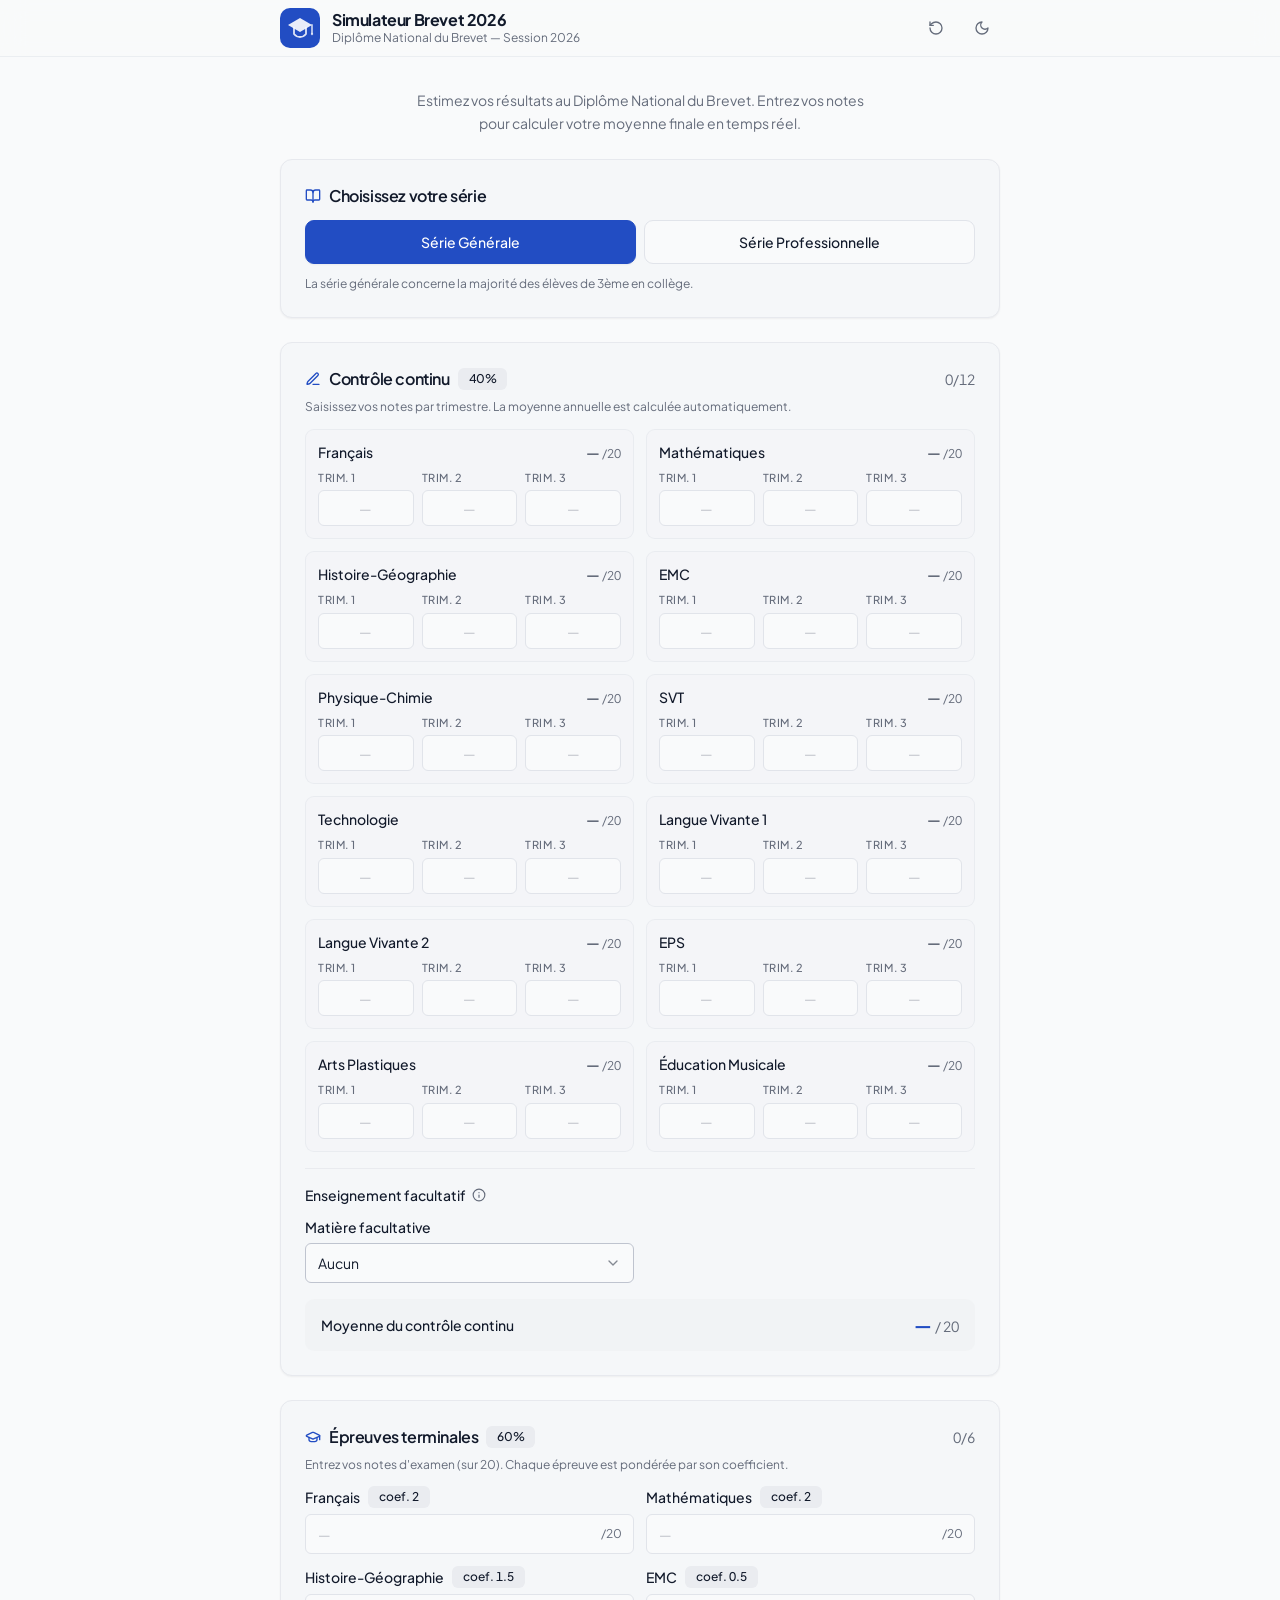
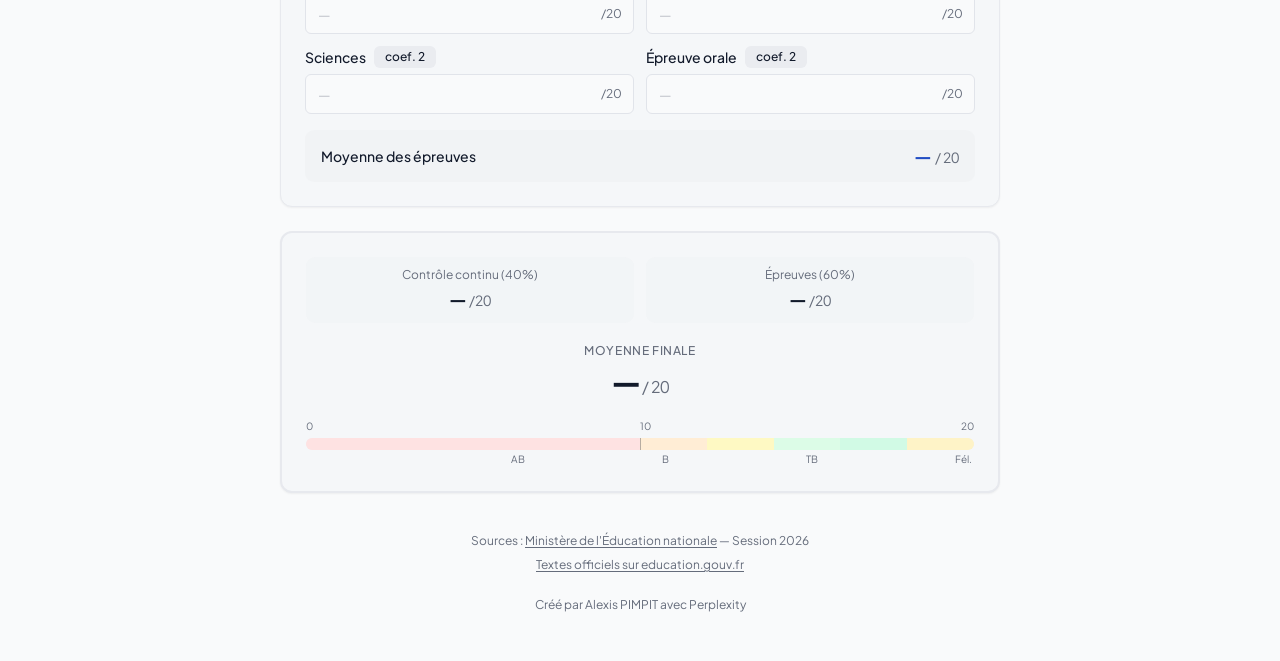
<file: Simulateur Brevet 2026/index.html>
<!DOCTYPE html>
<html lang="fr">
  <head>
    <!--
       ______                            __
      / ____/___  ____ ___  ____  __  __/ /____  _____
     / /   / __ \/ __ `__ \/ __ \/ / / / __/ _ \/ ___/
    / /___/ /_/ / / / / / / /_/ / /_/ / /_/  __/ /
    \____/\____/_/ /_/ /_/ .___/\__,_/\__/\___/_/
                        /_/
            Created with Perplexity Computer
            https://www.perplexity.ai/computer
    -->
    <meta name="generator" content="Perplexity Computer">
    <meta name="author" content="Perplexity Computer">
    <meta property="og:see_also" content="https://www.perplexity.ai/computer">
    <link rel="author" href="https://www.perplexity.ai/computer">
    <meta charset="UTF-8" />
    <meta http-equiv="Cache-Control" content="no-cache, no-store, must-revalidate" />
    <meta http-equiv="Pragma" content="no-cache" />
    <meta http-equiv="Expires" content="0" />
    <meta name="viewport" content="width=device-width, initial-scale=1.0, maximum-scale=1" />
    <title>Simulateur Brevet 2026 — DNB Session 2026</title>
    <meta name="description" content="Simulez vos résultats au Diplôme National du Brevet 2026. Calculez votre moyenne finale, contrôle continu et épreuves terminales en temps réel.">
    <meta property="og:title" content="Simulateur Brevet des Collèges 2026">
    <meta property="og:description" content="Estimez vos résultats au DNB 2026 : contrôle continu, épreuves terminales, mentions.">
    <meta property="og:type" content="website">
    <link rel="icon" type="image/svg+xml" href="data:image/svg+xml,%3Csvg xmlns='http://www.w3.org/2000/svg' viewBox='0 0 32 32'%3E%3Crect width='32' height='32' rx='6' fill='%231e40af'/%3E%3Cpath d='M8 20h16M10 14l6-6 6 6' stroke='white' stroke-width='2.5' stroke-linecap='round' stroke-linejoin='round' fill='none'/%3E%3C/svg%3E" />
    <link rel="preconnect" href="https://fonts.googleapis.com">
    <link rel="preconnect" href="https://fonts.gstatic.com" crossorigin>
    <link href="https://fonts.googleapis.com/css2?family=Plus+Jakarta+Sans:ital,wght@0,200..800;1,200..800&display=swap" rel="stylesheet">
    <script type="module" crossorigin src="./assets/index-CyKOaELK.js"></script>
    <link rel="stylesheet" crossorigin href="./assets/index-BErjeU5V.css">
  </head>
  <body>
    <div id="root"></div>
  <script data-pplx-inline-edit>
(function(){
  if(window===window.top)return;
  function inlineAll(orig,clone){
    if(orig.nodeType!==1)return;
    try{
      var cs=getComputedStyle(orig);
      var t='';
      for(var i=0;i<cs.length;i++){t+=cs[i]+':'+cs.getPropertyValue(cs[i])+';';}
      clone.style.cssText=t;
    }catch(e){}
    var oc=orig.children,cc=clone.children;
    for(var j=0;j<oc.length&&j<cc.length;j++){inlineAll(oc[j],cc[j]);}
  }
  function stripExternal(clone){
    var imgs=clone.querySelectorAll('img');
    for(var i=0;i<imgs.length;i++){
      var s=imgs[i].getAttribute('src');
      if(s&&!s.startsWith('data:'))imgs[i].removeAttribute('src');
    }
    var all=clone.querySelectorAll('*');
    for(var i=0;i<all.length;i++){
      var st=all[i].style.cssText;
      if(st&&st.indexOf('url(')>=0){
        all[i].style.cssText=st.replace(/url\(["']?(?!data:)[^)"']*["']?\)/gi,'none');
      }
    }
  }
  window.addEventListener('message',function(e){
    if(!e.data||e.data.type!=='INLINE_EDIT_CAPTURE_REQUEST')return;
    var scrollX=window.scrollX||window.pageXOffset||0;
    var scrollY=window.scrollY||window.pageYOffset||0;
    var w=window.innerWidth,h=window.innerHeight;
    try{
      var clone=document.documentElement.cloneNode(true);
      var rm=clone.querySelectorAll('script,link[rel="stylesheet"],style');
      for(var i=0;i<rm.length;i++){rm[i].remove();}
      inlineAll(document.documentElement,clone);
      stripExternal(clone);
      var html=new XMLSerializer().serializeToString(clone);
      var svg='<svg xmlns="http://www.w3.org/2000/svg" width="'+w+'" height="'+h+'">'
        +'<foreignObject width="100%" height="100%">'
        +'<div xmlns="http://www.w3.org/1999/xhtml" style="width:'+w+'px;height:'+h+'px;overflow:hidden">'
        +'<div style="transform:translate(-'+scrollX+'px,-'+scrollY+'px);transform-origin:top left">'
        +html+'</div></div></foreignObject></svg>';
      var svgUrl='data:image/svg+xml;charset=utf-8,'+encodeURIComponent(svg);
      var img=new Image();
      img.onload=function(){
        var c=document.createElement('canvas');c.width=w;c.height=h;
        c.getContext('2d').drawImage(img,0,0);
        window.parent.postMessage({type:'INLINE_EDIT_SCREENSHOT_RESULT',dataUrl:c.toDataURL('image/png'),scrollX:scrollX,scrollY:scrollY},'*');
      };
      img.onerror=function(){
        window.parent.postMessage({type:'INLINE_EDIT_SCREENSHOT_RESULT',dataUrl:null,scrollX:scrollX,scrollY:scrollY},'*');
      };
      img.src=svgUrl;
    }catch(err){
      window.parent.postMessage({type:'INLINE_EDIT_SCREENSHOT_RESULT',dataUrl:null,scrollX:scrollX,scrollY:scrollY},'*');
    }
  });
})();
</script></body>
</html>
</file>
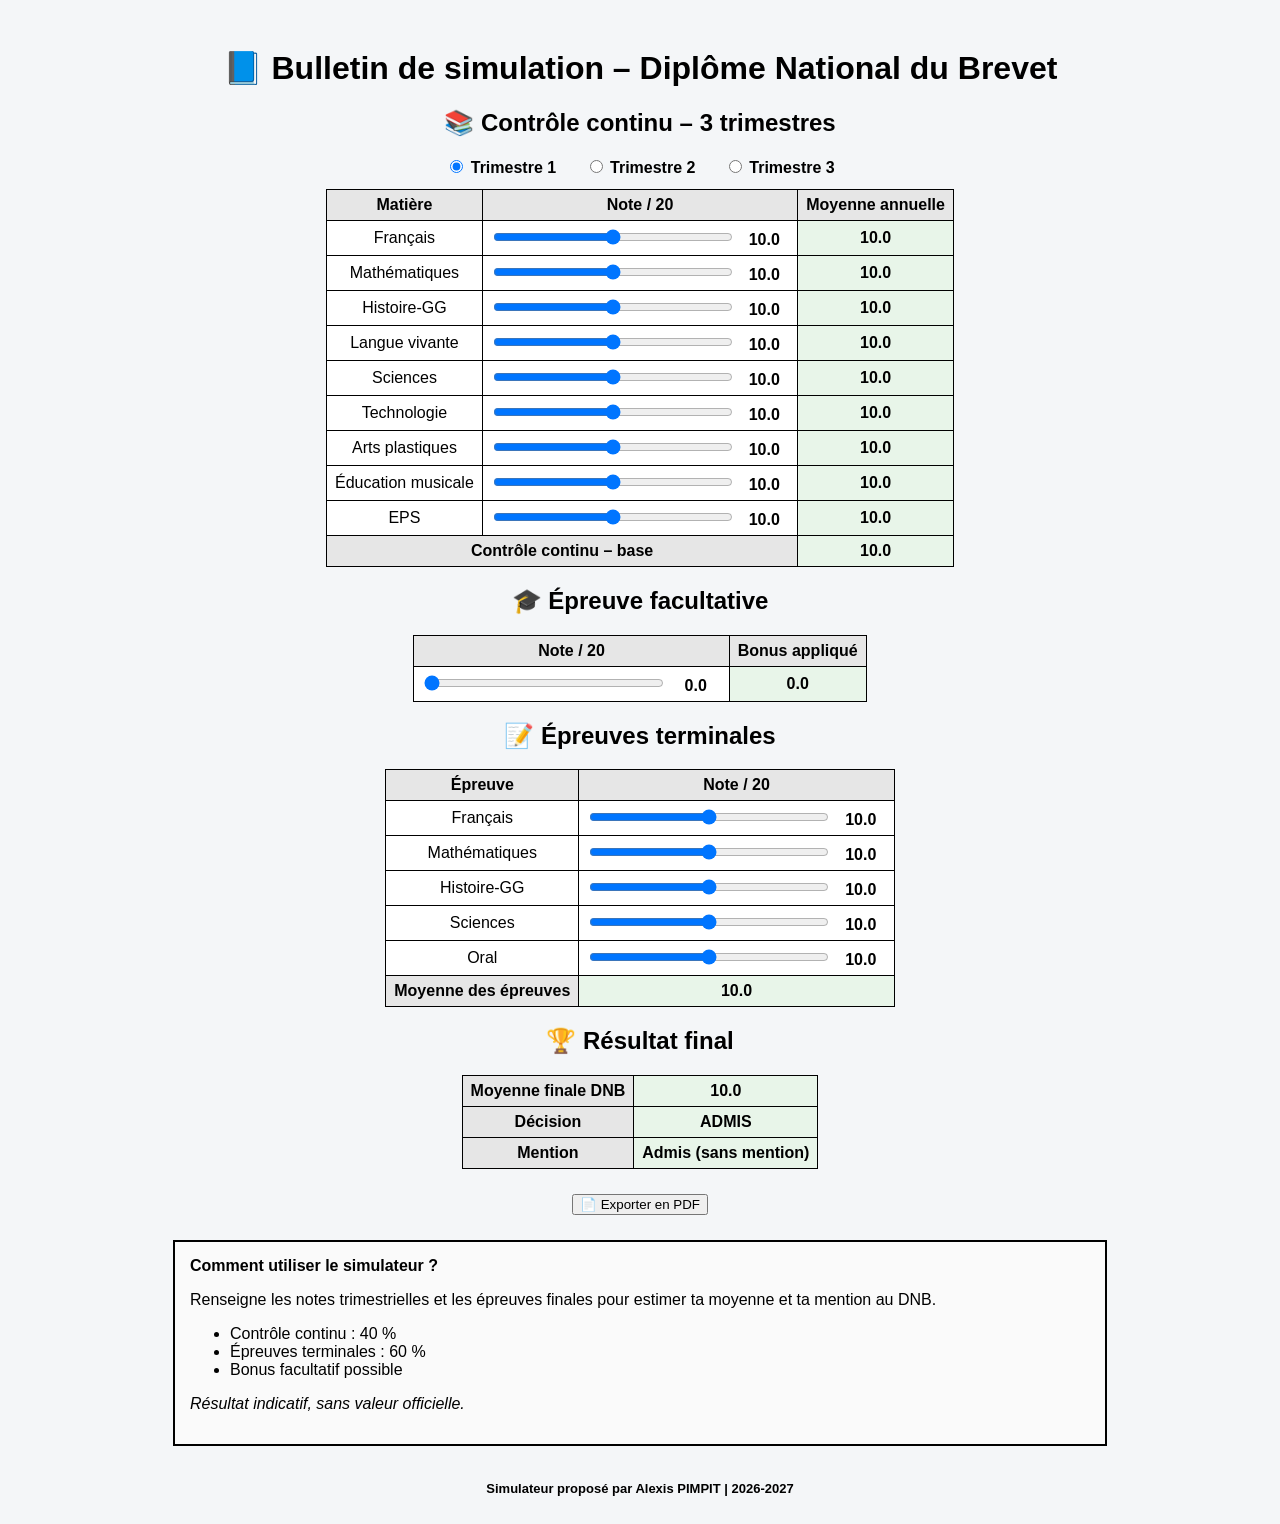
<file: calculateurDNB2026.html>
<!DOCTYPE html>
<html lang="fr">
<head>
<meta charset="UTF-8">

<!-- Correction mobile indispensable -->
<meta name="viewport" content="width=device-width, initial-scale=1">

<title>Simulateur DNB – Bulletin officiel</title>

<style>
/* ================= BASE ================= */
body{
  font-family: Arial, Helvetica, sans-serif;
  background:#f4f6f8;
  padding:20px;
}
h1,h2{text-align:center}

table{
  border-collapse:collapse;
  margin:10px auto;
  background:#fff;
}
th,td{
  border:1px solid #000;
  padding:6px 8px;
  text-align:center;
}
th{background:#e6e6e6}

/* Correction mobile : largeur flexible */
.range{
  width:240px;
  max-width:100%;
}

.val{display:inline-block;width:50px;font-weight:bold}
.result{background:#e8f5e9;font-weight:bold}

.trimestre-select{
  text-align:center;
  margin-bottom:12px;
}
.trimestre-select label{
  margin:0 12px;
  font-weight:bold;
}

.actions{text-align:center;margin:25px 0}

/* ===== Comment utiliser ===== */
.info-box{
  border:2px solid #000;
  padding:15px;
  margin:20px auto;
  background:#fafafa;
  max-width:900px;
}

/* ================= PIED DE PAGE ================= */
footer{
  text-align:center;
  font-size:13px;
  font-weight:bold;
  margin-top:35px;
}

/* ================= RESPONSIVE ================= */
@media(max-width:800px){
  table{font-size:14px}
  .range{width:200px}
}

/* ================= IMPRESSION / PDF ================= */
@media print{

  body{
    background:#fff;
    padding:6mm;
    font-size:9.5pt;
  }

  h1{
    font-size:14pt;
    margin:4px 0 6px;
  }

  h2{
    font-size:11pt;
    margin:6px 0 4px;
  }

  table{
    width:100%;
    margin:6px 0;
    font-size:9pt;
  }

  th, td{
    padding:3px 4px;
  }

  .range{
    width:130px;
  }

  .val{
    display:inline;
    font-size:9pt;
    font-weight:normal;
  }

  input[type=range],
  button,
  .actions,
  .info-box,
  .trimestre-select{
    display:none !important;
  }

  footer{
    position:fixed;
    bottom:5mm;
    left:0;
    right:0;
    font-size:9pt;
  }

  table, tr, td, th{
    page-break-inside:avoid !important;
  }

  *{
    box-sizing:border-box;
  }
}

@page{
  size:A4 portrait;
  margin:10mm;
}
</style>
</head>

<body>

<h1>📘 Bulletin de simulation – Diplôme National du Brevet</h1>

<h2>📚 Contrôle continu – 3 trimestres</h2>

<div class="trimestre-select">
  <label><input type="radio" name="tri" value="0" checked> Trimestre 1</label>
  <label><input type="radio" name="tri" value="1"> Trimestre 2</label>
  <label><input type="radio" name="tri" value="2"> Trimestre 3</label>
</div>

<table>
<tr>
  <th>Matière</th>
  <th>Note / 20</th>
  <th>Moyenne annuelle</th>
</tr>
<tbody id="cc"></tbody>
<tr>
  <th colspan="2">Contrôle continu – base</th>
  <th id="cc_base" class="result"></th>
</tr>
</table>

<h2>🎓 Épreuve facultative</h2>

<table>
<tr><th>Note / 20</th><th>Bonus appliqué</th></tr>
<tr>
<td>
<input type="range" min="0" max="20" step="0.1" value="0" id="fac" class="range">
<span class="val" id="vfac">0.0</span>
</td>
<td id="bonus" class="result">0.0</td>
</tr>
</table>

<h2>📝 Épreuves terminales</h2>

<table>
<tr><th>Épreuve</th><th>Note / 20</th></tr>
<tbody id="epreuves"></tbody>
<tr>
<th>Moyenne des épreuves</th>
<th id="moyE" class="result"></th>
</tr>
</table>

<h2>🏆 Résultat final</h2>

<table>
<tr><th>Moyenne finale DNB</th><th id="final" class="result"></th></tr>
<tr><th>Décision</th><th id="decision" class="result"></th></tr>
<tr><th>Mention</th><th id="mention" class="result"></th></tr>
</table>

<div class="actions">
<button onclick="window.print()">📄 Exporter en PDF</button>
</div>

<div class="info-box">
<strong>Comment utiliser le simulateur ?</strong>
<p>
Renseigne les notes trimestrielles et les épreuves finales
pour estimer ta moyenne et ta mention au DNB.
</p>
<ul>
<li>Contrôle continu : 40 %</li>
<li>Épreuves terminales : 60 %</li>
<li>Bonus facultatif possible</li>
</ul>
<p><em>Résultat indicatif, sans valeur officielle.</em></p>
</div>

<footer id="footer"></footer>

<script>
/* ============================
   CONFIGURATION
============================ */
const matieres=[
 "Français","Mathématiques","Histoire-GG",
 "Langue vivante","Sciences","Technologie",
 "Arts plastiques","Éducation musicale","EPS"
];
const epreuves=[
 "Français","Mathématiques","Histoire-GG",
 "Sciences","Oral"
];

let trimestreActif=0;
const notesCC=matieres.map(()=>[10,10,10]);

/* ============================
   TABLEAU CC
============================ */
const cc=document.getElementById("cc");
matieres.forEach((m,i)=>{
 cc.insertAdjacentHTML("beforeend",`
 <tr>
  <td>${m}</td>
  <td>
    <input type="range" min="0" max="20" step="0.1"
      value="10" class="range cc-range" data-i="${i}">
    <span class="val">10.0</span>
  </td>
  <td id="m${i}" class="result"></td>
 </tr>`);
});

/* ============================
   TRIMESTRE
============================ */
document.querySelectorAll("input[name=tri]").forEach(r=>{
 r.addEventListener("change",()=>{
   trimestreActif=Number(r.value);
   updateCCUI();
 });
});

function updateCCUI(){
 document.querySelectorAll(".cc-range").forEach(sl=>{
   const i=Number(sl.dataset.i);
   sl.value=notesCC[i][trimestreActif];
   sl.nextElementSibling.textContent=Number(sl.value).toFixed(1);
 });
 calc();
}

/* ============================
   ÉPREUVES TERMINALES
============================ */
const ep=document.getElementById("epreuves");
epreuves.forEach((e,i)=>{
 ep.insertAdjacentHTML("beforeend",`
 <tr>
  <td>${e}</td>
  <td>
    <input type="range" min="0" max="20" step="0.1"
      value="10" id="e${i}" class="range">
    <span class="val" id="ve${i}">10.0</span>
  </td>
 </tr>`);
});

/* ============================
   SLIDERS – FIX MOBILE
============================ */
function bindSliders(){
 document.querySelectorAll("input[type=range]").forEach(r=>{

   const update=()=>{
     const val=Number(r.value || 0);
     const span=r.nextElementSibling;
     if(span) span.textContent=val.toFixed(1);

     if(r.classList.contains("cc-range")){
       const i=Number(r.dataset.i);
       notesCC[i][trimestreActif]=val;
     }

     calc();
   };

   r.addEventListener("input",update);
   r.addEventListener("change",update);
 });
}
bindSliders();

/* ============================
   CALCULS
============================ */
function calc(){
 let totalCC=0;

 matieres.forEach((_,i)=>{
   let moy=(notesCC[i][0]+notesCC[i][1]+notesCC[i][2])/3;
   document.getElementById("m"+i).textContent=moy.toFixed(1);
   totalCC+=moy;
 });

 let CC_base=totalCC/matieres.length;
 document.getElementById("cc_base").textContent=CC_base.toFixed(1);

 let fac=Number(document.getElementById("fac").value || 0);
 document.getElementById("vfac").textContent=fac.toFixed(1);
 let bonus=Math.max(0,fac-10)/20;
 document.getElementById("bonus").textContent=bonus.toFixed(1);

 let totalE=0;
 epreuves.forEach((_,i)=>{
   let v=Number(document.getElementById("e"+i).value || 0);
   document.getElementById("ve"+i).textContent=v.toFixed(1);
   totalE+=v;
 });

 let moyE=totalE/epreuves.length;
 document.getElementById("moyE").textContent=moyE.toFixed(1);

 let final=((CC_base+bonus)*0.4)+(moyE*0.6);
 document.getElementById("final").textContent=final.toFixed(1);

 document.getElementById("decision").textContent=
   final>=10?"ADMIS":"NON ADMIS";

 let mention="—";
 if(final>=16) mention="Très Bien";
 else if(final>=14) mention="Bien";
 else if(final>=12) mention="Assez Bien";
 else if(final>=10) mention="Admis (sans mention)";
 document.getElementById("mention").textContent=mention;

 const d=new Date();
 const y=d.getFullYear();
 const m=d.getMonth();
 const annee=(m>=8)?`${y}-${y+1}`:`${y-1}-${y}`;
 document.getElementById("footer").textContent=
   `Simulateur proposé par Alexis PIMPIT | ${annee}`;
}

calc();
</script>

</body>
</html>
</file>
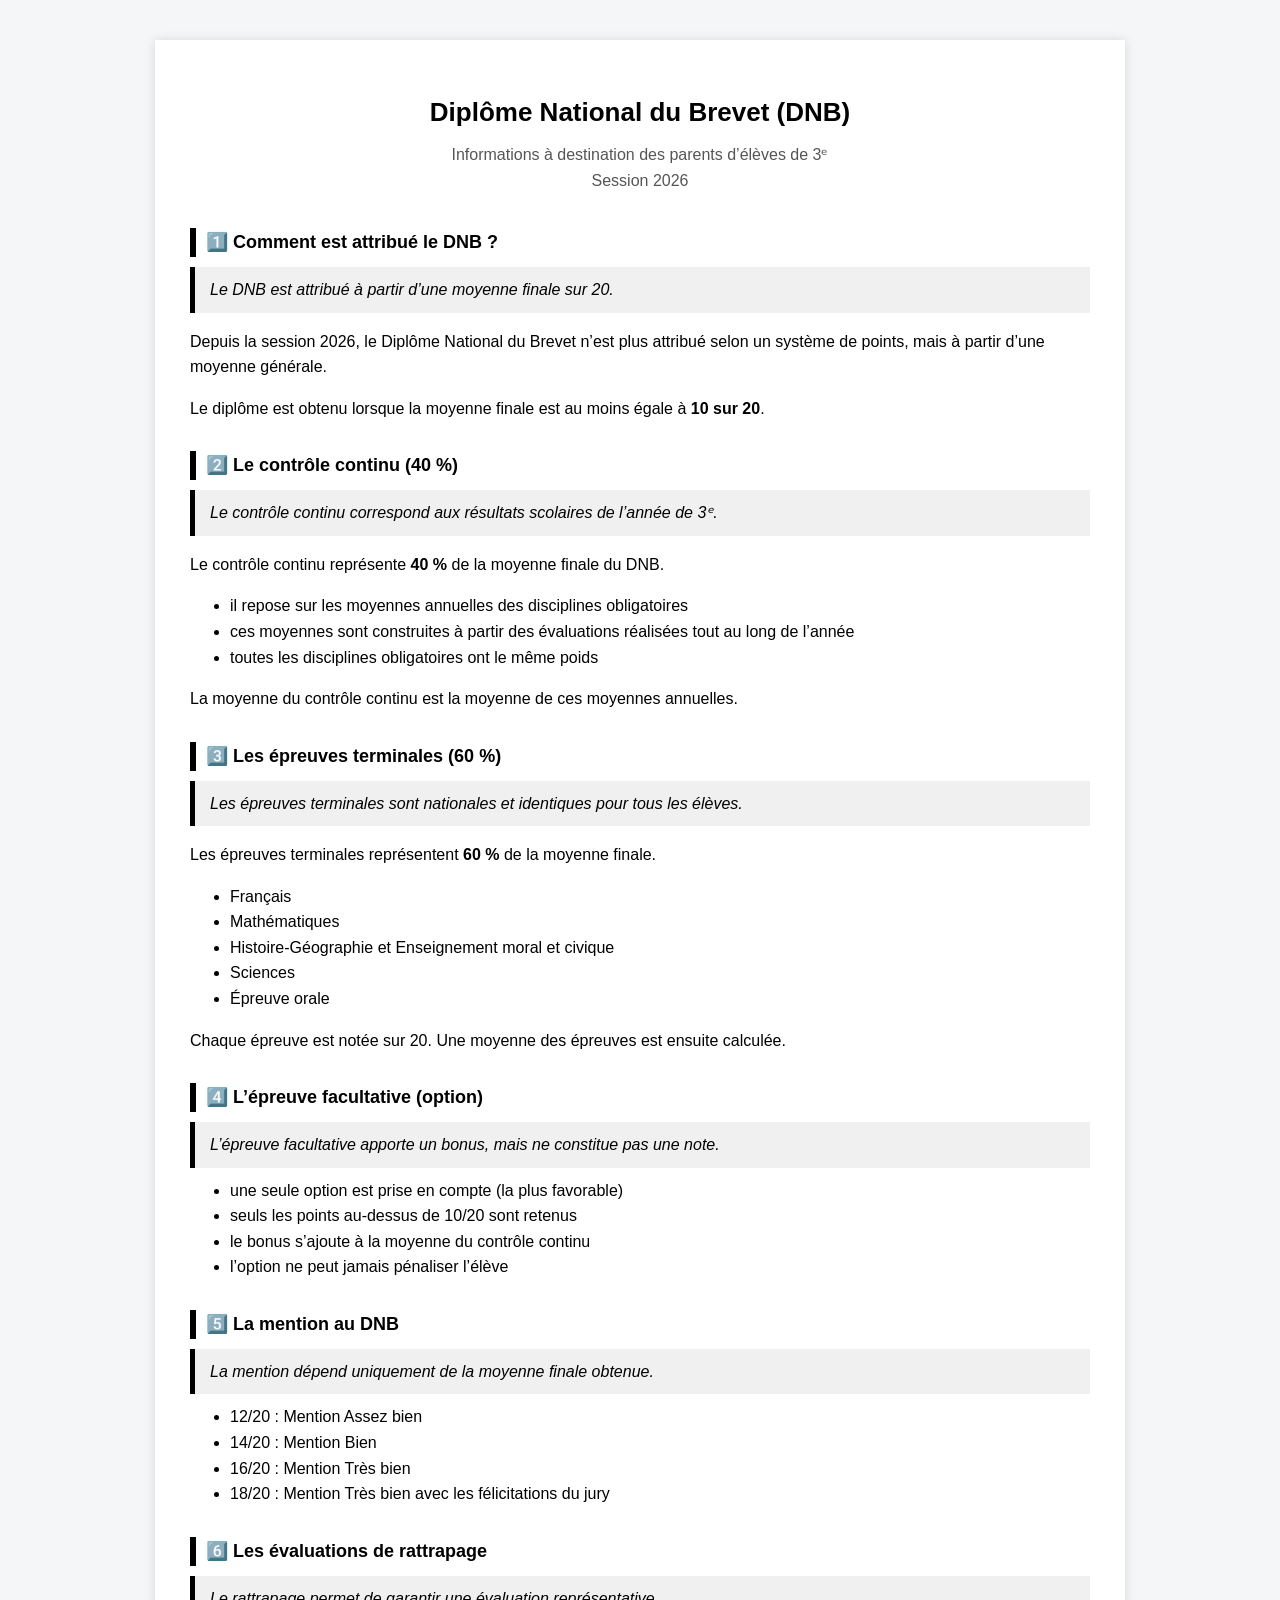
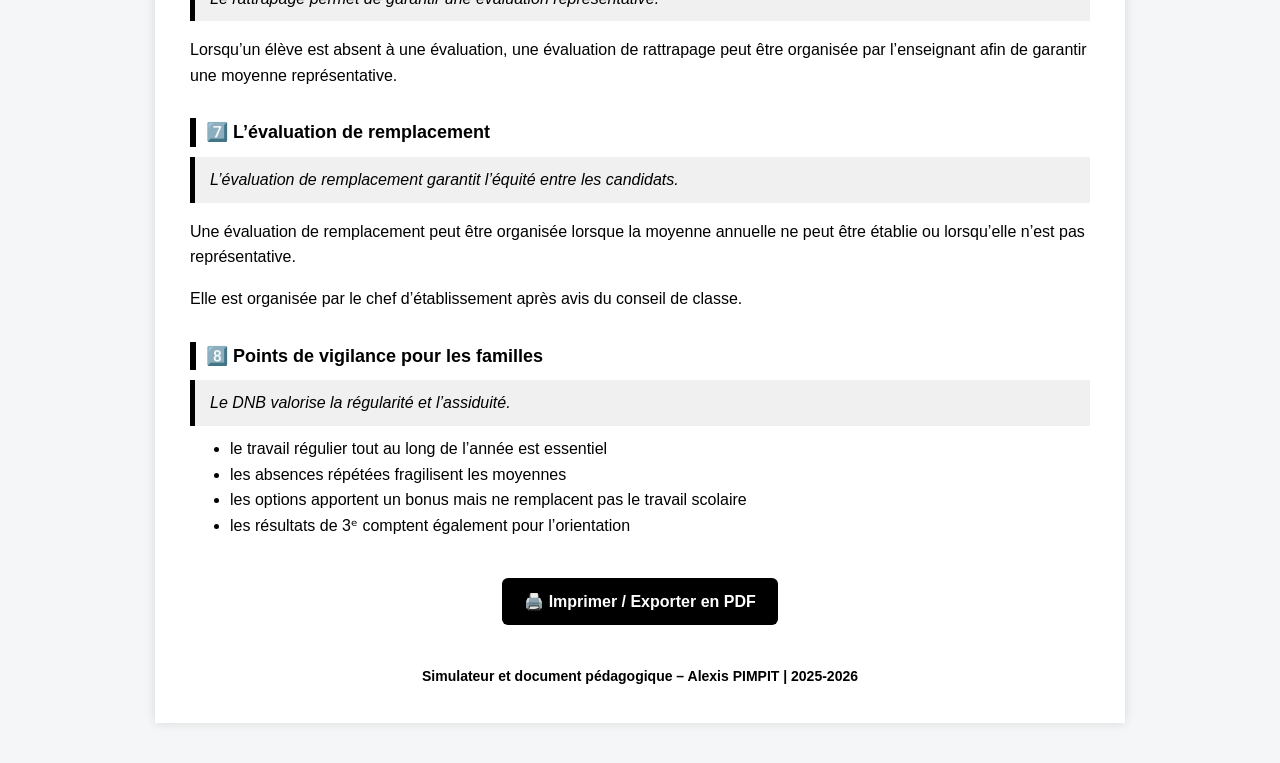
<file: informationsParents.html>
<!DOCTYPE html>
<html lang="fr">
<head>
<meta charset="UTF-8">
<title>DNB 2026 – Informations aux parents</title>

<style>
/* ================= BASE ================= */
body{
  font-family: Arial, Helvetica, sans-serif;
  background:#f5f6f7;
  margin:0;
  padding:0;
  line-height:1.6;
}
.container{
  max-width:900px;
  margin:40px auto;
  background:#ffffff;
  padding:35px;
  box-shadow:0 0 10px rgba(0,0,0,0.12);
}
h1{
  text-align:center;
  font-size:26px;
  margin-bottom:8px;
}
.subtitle{
  text-align:center;
  font-size:16px;
  color:#555;
  margin-bottom:35px;
}
section{
  margin-bottom:30px;
}
h2{
  font-size:18px;
  border-left:6px solid #000;
  padding-left:10px;
  margin-bottom:10px;
}
blockquote{
  background:#f0f0f0;
  border-left:5px solid #000;
  margin:10px 0;
  padding:10px 15px;
  font-style:italic;
}
ul{
  margin-top:10px;
}
footer{
  text-align:center;
  margin-top:40px;
  font-size:14px;
  font-weight:bold;
}

/* ===== BOUTON IMPRESSION ===== */
.actions-print{
  text-align:center;
  margin:40px 0 10px;
}
.actions-print button{
  background:#000;
  color:#fff;
  border:none;
  padding:14px 22px;
  font-size:16px;
  font-weight:bold;
  border-radius:6px;
  cursor:pointer;
}
.actions-print button:hover{
  background:#333;
}

/* ================= IMPRESSION ================= */
@page{
  size: A4 portrait;
  margin: 15mm;
}

.footer-print{
  display:none;
}

@media print{
  body{
    background:#fff;
  }
  .container{
    box-shadow:none;
    margin:0;
    padding:0;
  }
  .actions-print{
    display:none;
  }
  .footer-print{
    display:block;
    position:fixed;
    bottom:10mm;
    left:0;
    right:0;
    text-align:center;
    font-size:11pt;
    font-style:italic;
  }
}
</style>
</head>

<body>

<div class="container">

<h1>Diplôme National du Brevet (DNB)</h1>
<div class="subtitle">
Informations à destination des parents d’élèves de 3ᵉ<br>
Session 2026
</div>

<section>
<h2>1️⃣ Comment est attribué le DNB ?</h2>
<blockquote>
Le DNB est attribué à partir d’une moyenne finale sur 20.
</blockquote>
<p>
Depuis la session 2026, le Diplôme National du Brevet n’est plus attribué
selon un système de points, mais à partir d’une moyenne générale.
</p>
<p>
Le diplôme est obtenu lorsque la moyenne finale est au moins égale à
<strong>10 sur 20</strong>.
</p>
</section>

<section>
<h2>2️⃣ Le contrôle continu (40 %)</h2>
<blockquote>
Le contrôle continu correspond aux résultats scolaires de l’année de 3ᵉ.
</blockquote>
<p>
Le contrôle continu représente <strong>40 %</strong> de la moyenne finale du DNB.
</p>
<ul>
<li>il repose sur les moyennes annuelles des disciplines obligatoires</li>
<li>ces moyennes sont construites à partir des évaluations réalisées tout au long de l’année</li>
<li>toutes les disciplines obligatoires ont le même poids</li>
</ul>
<p>
La moyenne du contrôle continu est la moyenne de ces moyennes annuelles.
</p>
</section>

<section>
<h2>3️⃣ Les épreuves terminales (60 %)</h2>
<blockquote>
Les épreuves terminales sont nationales et identiques pour tous les élèves.
</blockquote>
<p>
Les épreuves terminales représentent <strong>60 %</strong> de la moyenne finale.
</p>
<ul>
<li>Français</li>
<li>Mathématiques</li>
<li>Histoire-Géographie et Enseignement moral et civique</li>
<li>Sciences</li>
<li>Épreuve orale</li>
</ul>
<p>
Chaque épreuve est notée sur 20. Une moyenne des épreuves est ensuite calculée.
</p>
</section>

<section>
<h2>4️⃣ L’épreuve facultative (option)</h2>
<blockquote>
L’épreuve facultative apporte un bonus, mais ne constitue pas une note.
</blockquote>
<ul>
<li>une seule option est prise en compte (la plus favorable)</li>
<li>seuls les points au-dessus de 10/20 sont retenus</li>
<li>le bonus s’ajoute à la moyenne du contrôle continu</li>
<li>l’option ne peut jamais pénaliser l’élève</li>
</ul>
</section>

<section>
<h2>5️⃣ La mention au DNB</h2>
<blockquote>
La mention dépend uniquement de la moyenne finale obtenue.
</blockquote>
<ul>
<li>12/20 : Mention Assez bien</li>
<li>14/20 : Mention Bien</li>
<li>16/20 : Mention Très bien</li>
<li>18/20 : Mention Très bien avec les félicitations du jury</li>
</ul>
</section>

<section>
<h2>6️⃣ Les évaluations de rattrapage</h2>
<blockquote>
Le rattrapage permet de garantir une évaluation représentative.
</blockquote>
<p>
Lorsqu’un élève est absent à une évaluation, une évaluation de rattrapage
peut être organisée par l’enseignant afin de garantir une moyenne représentative.
</p>
</section>

<section>
<h2>7️⃣ L’évaluation de remplacement</h2>
<blockquote>
L’évaluation de remplacement garantit l’équité entre les candidats.
</blockquote>
<p>
Une évaluation de remplacement peut être organisée lorsque la moyenne annuelle
ne peut être établie ou lorsqu’elle n’est pas représentative.
</p>
<p>
Elle est organisée par le chef d’établissement après avis du conseil de classe.
</p>
</section>

<section>
<h2>8️⃣ Points de vigilance pour les familles</h2>
<blockquote>
Le DNB valorise la régularité et l’assiduité.
</blockquote>
<ul>
<li>le travail régulier tout au long de l’année est essentiel</li>
<li>les absences répétées fragilisent les moyennes</li>
<li>les options apportent un bonus mais ne remplacent pas le travail scolaire</li>
<li>les résultats de 3ᵉ comptent également pour l’orientation</li>
</ul>
</section>

<div class="actions-print">
  <button onclick="window.print()">🖨️ Imprimer / Exporter en PDF</button>
</div>

<footer>
Simulateur et document pédagogique – Alexis PIMPIT | 2025-2026
</footer>

</div>

<footer class="footer-print">
Document d’information – Diplôme National du Brevet • Édité le
<span id="date-print"></span>
</footer>

<script>
(function(){
  const d = new Date();
  document.getElementById("date-print").textContent =
    d.toLocaleDateString("fr-FR");
})();
</script>

</body>
</html>
</file>
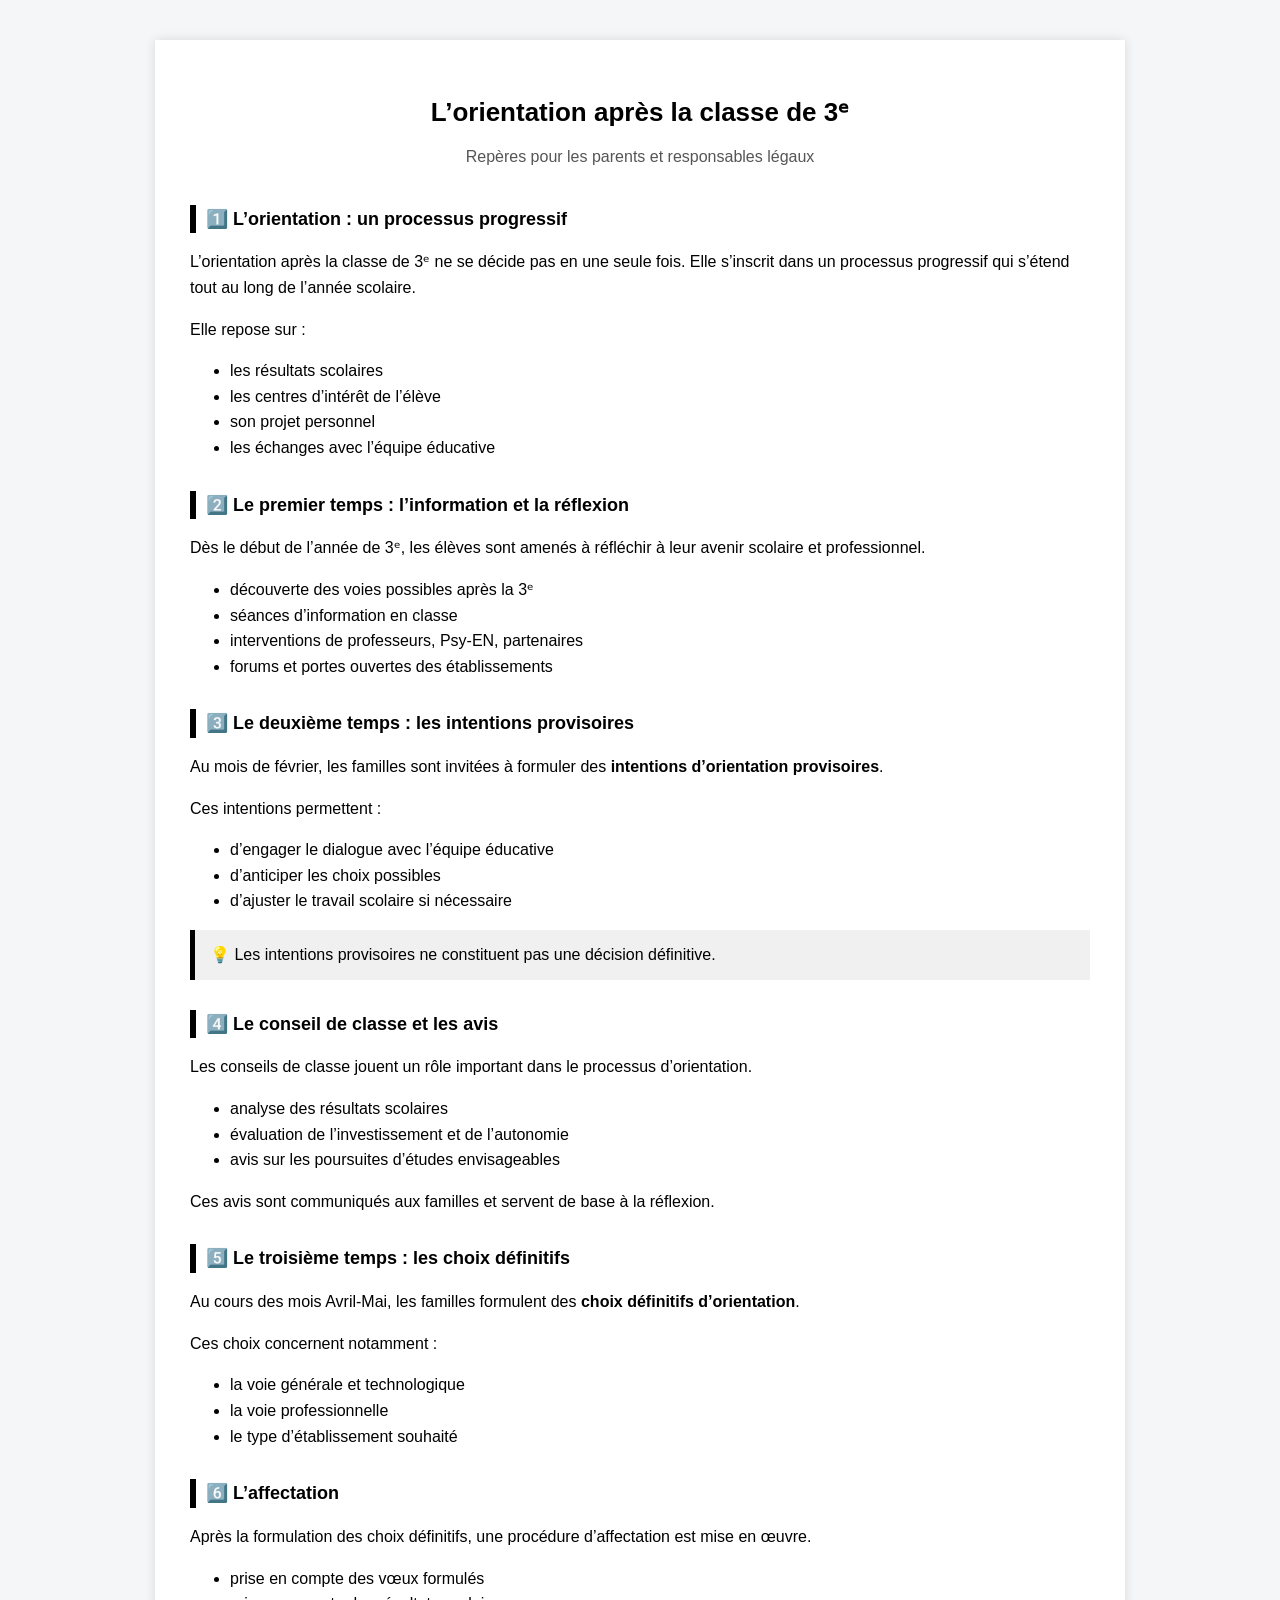
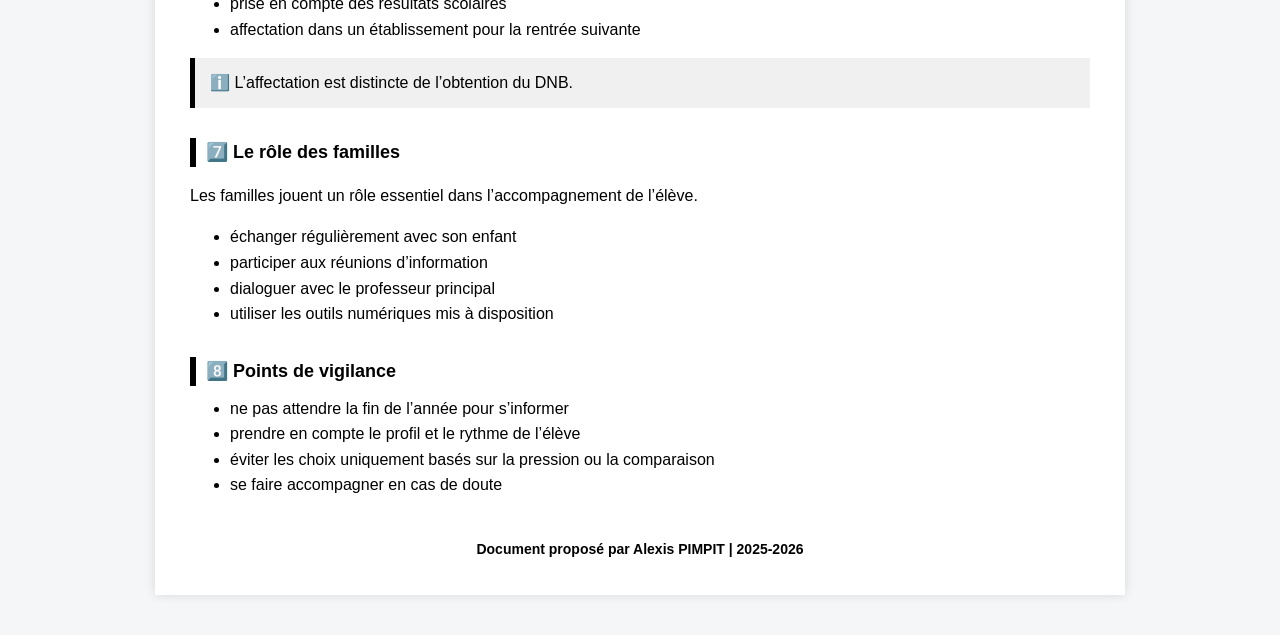
<file: orientation3eme.html>
<!DOCTYPE html>
<html lang="fr">
<head>
<meta charset="UTF-8">
<title>Orientation post-3ᵉ – Informations aux parents</title>

<style>
body{
  font-family: Arial, Helvetica, sans-serif;
  background:#f4f6f8;
  margin:0;
  padding:0;
  line-height:1.6;
}
.container{
  max-width:900px;
  margin:40px auto;
  background:#ffffff;
  padding:35px;
  box-shadow:0 0 10px rgba(0,0,0,0.12);
}
h1{
  text-align:center;
  font-size:26px;
  margin-bottom:10px;
}
.subtitle{
  text-align:center;
  font-size:16px;
  color:#555;
  margin-bottom:35px;
}
section{
  margin-bottom:30px;
}
h2{
  font-size:18px;
  border-left:6px solid #000;
  padding-left:10px;
  margin-bottom:10px;
}
ul{
  margin-top:10px;
}
.notice{
  background:#f0f0f0;
  border-left:5px solid #000;
  padding:12px 15px;
  margin-top:10px;
}
footer{
  text-align:center;
  margin-top:40px;
  font-size:14px;
  font-weight:bold;
}
</style>
</head>

<body>

<div class="container">

<h1>L’orientation après la classe de 3ᵉ</h1>
<div class="subtitle">
Repères pour les parents et responsables légaux
</div>

<section>
<h2>1️⃣ L’orientation : un processus progressif</h2>
<p>
L’orientation après la classe de 3ᵉ ne se décide pas en une seule fois.
Elle s’inscrit dans un processus progressif qui s’étend tout au long
de l’année scolaire.
</p>
<p>
Elle repose sur :
</p>
<ul>
<li>les résultats scolaires</li>
<li>les centres d’intérêt de l’élève</li>
<li>son projet personnel</li>
<li>les échanges avec l’équipe éducative</li>
</ul>
</section>

<section>
<h2>2️⃣ Le premier temps : l’information et la réflexion</h2>
<p>
Dès le début de l’année de 3ᵉ, les élèves sont amenés à réfléchir à leur
avenir scolaire et professionnel.
</p>
<ul>
<li>découverte des voies possibles après la 3ᵉ</li>
<li>séances d’information en classe</li>
<li>interventions de professeurs, Psy-EN, partenaires</li>
<li>forums et portes ouvertes des établissements</li>
</ul>
</section>

<section>
<h2>3️⃣ Le deuxième temps : les intentions provisoires</h2>
<p>
Au mois de février, les familles sont invitées à formuler des
<strong>intentions d’orientation provisoires</strong>.
</p>
<p>
Ces intentions permettent :
</p>
<ul>
<li>d’engager le dialogue avec l’équipe éducative</li>
<li>d’anticiper les choix possibles</li>
<li>d’ajuster le travail scolaire si nécessaire</li>
</ul>

<div class="notice">
💡 Les intentions provisoires ne constituent pas une décision définitive.
</div>
</section>

<section>
<h2>4️⃣ Le conseil de classe et les avis</h2>
<p>
Les conseils de classe jouent un rôle important dans le processus
d’orientation.
</p>
<ul>
<li>analyse des résultats scolaires</li>
<li>évaluation de l’investissement et de l’autonomie</li>
<li>avis sur les poursuites d’études envisageables</li>
</ul>
<p>
Ces avis sont communiqués aux familles et servent de base à la réflexion.
</p>
</section>

<section>
<h2>5️⃣ Le troisième temps : les choix définitifs</h2>
<p>
Au cours des mois Avril-Mai, les familles formulent des
<strong>choix définitifs d’orientation</strong>.
</p>
<p>
Ces choix concernent notamment :
</p>
<ul>
<li>la voie générale et technologique</li>
<li>la voie professionnelle</li>
<li>le type d’établissement souhaité</li>
</ul>
</section>

<section>
<h2>6️⃣ L’affectation</h2>
<p>
Après la formulation des choix définitifs, une procédure d’affectation
est mise en œuvre.
</p>
<ul>
<li>prise en compte des vœux formulés</li>
<li>prise en compte des résultats scolaires</li>
<li>affectation dans un établissement pour la rentrée suivante</li>
</ul>

<div class="notice">
ℹ️ L’affectation est distincte de l’obtention du DNB.
</div>
</section>

<section>
<h2>7️⃣ Le rôle des familles</h2>
<p>
Les familles jouent un rôle essentiel dans l’accompagnement de l’élève.
</p>
<ul>
<li>échanger régulièrement avec son enfant</li>
<li>participer aux réunions d’information</li>
<li>dialoguer avec le professeur principal</li>
<li>utiliser les outils numériques mis à disposition</li>
</ul>
</section>

<section>
<h2>8️⃣ Points de vigilance</h2>
<ul>
<li>ne pas attendre la fin de l’année pour s’informer</li>
<li>prendre en compte le profil et le rythme de l’élève</li>
<li>éviter les choix uniquement basés sur la pression ou la comparaison</li>
<li>se faire accompagner en cas de doute</li>
</ul>
</section>

<footer>
Document proposé par Alexis PIMPIT | 2025-2026
</footer>

</div>

</body>
</html>
</file>
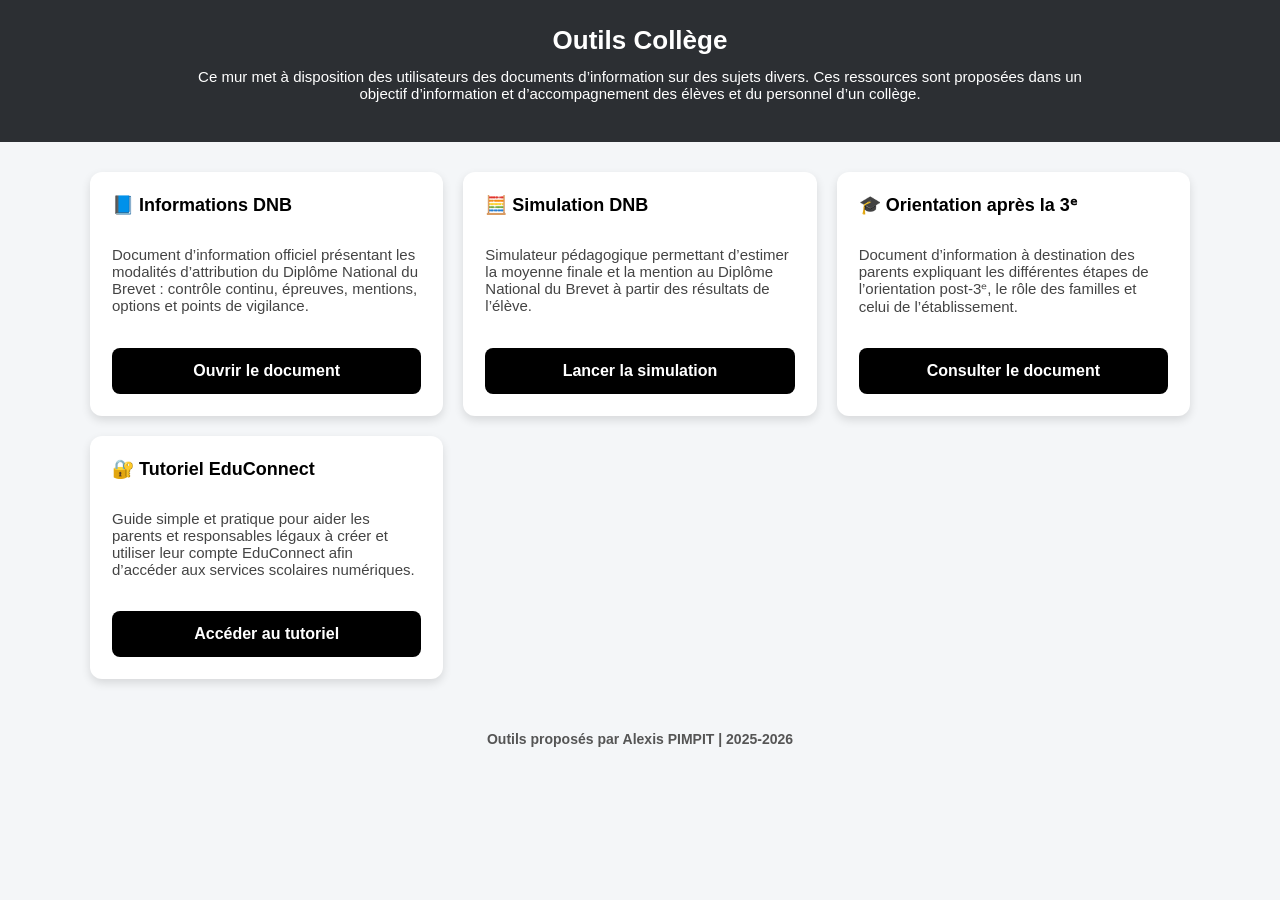
<file: outils_college.html>
<!DOCTYPE html>
<html lang="fr">
<head>
<meta charset="UTF-8">
<meta name="viewport" content="width=device-width, initial-scale=1.0">
<title>Outils Collège</title>

<style>
body{
  font-family: Arial, Helvetica, sans-serif;
  background:#f4f6f8;
  margin:0;
  padding:0;
}

/* HEADER */
header{
  background:#2c2f33;
  color:#fff;
  padding:25px 15px;
  text-align:center;
}
header h1{
  margin:0;
  font-size:26px;
}
header p{
  margin-top:12px;
  font-size:15px;
  max-width:900px;
  margin-left:auto;
  margin-right:auto;
}

/* WALL */
.wall{
  max-width:1100px;
  margin:30px auto;
  display:grid;
  grid-template-columns: repeat(auto-fit, minmax(280px, 1fr));
  gap:20px;
  padding:0 15px;
}

/* CARD */
.card{
  background:#fff;
  border-radius:12px;
  box-shadow:0 4px 10px rgba(0,0,0,0.12);
  padding:22px;
  display:flex;
  flex-direction:column;
}

.card h2{
  font-size:18px;
  margin-top:0;
}

.card p{
  flex-grow:1;
  color:#444;
  font-size:15px;
}

/* BUTTON */
.card a{
  display:block;
  margin-top:18px;
  padding:14px;
  text-align:center;
  background:#000;
  color:#fff;
  text-decoration:none;
  font-weight:bold;
  border-radius:8px;
}
.card a:active{
  background:#333;
}

/* FOOTER */
footer{
  text-align:center;
  padding:22px 10px;
  font-size:14px;
  font-weight:bold;
  color:#555;
}

/* MOBILE OPTIMISATION */
@media (max-width:600px){
  header h1{
    font-size:24px;
  }
  header p{
    font-size:14px;
  }
  .card h2{
    font-size:17px;
  }
  .card p{
    font-size:14px;
  }
}
</style>
</head>

<body>

<header>
  <h1>Outils Collège</h1>
  <p>
    Ce mur met à disposition des utilisateurs des documents d’information
    sur des sujets divers.  
    Ces ressources sont proposées dans un objectif d’information et
    d’accompagnement des élèves et du personnel d’un collège.
  </p>
</header>

<div class="wall">

  <div class="card">
    <h2>📘 Informations DNB</h2>
    <p>
      Document d’information officiel présentant les modalités
      d’attribution du Diplôme National du Brevet :
      contrôle continu, épreuves, mentions, options et points de vigilance.
    </p>
    <a href="https://principal9710022x.github.io/dnb-2026/informationsParents.html" target="_blank">
      Ouvrir le document
    </a>
  </div>

  <div class="card">
    <h2>🧮 Simulation DNB</h2>
    <p>
      Simulateur pédagogique permettant d’estimer la moyenne finale
      et la mention au Diplôme National du Brevet à partir des résultats
      de l’élève.
    </p>
    <a href="https://principal9710022x.github.io/dnb-2026/Simulateur%20Brevet%202026/" target="_blank">
      Lancer la simulation
    </a>
  </div>

  <div class="card">
    <h2>🎓 Orientation après la 3ᵉ</h2>
    <p>
      Document d’information à destination des parents expliquant
      les différentes étapes de l’orientation post-3ᵉ, le rôle des
      familles et celui de l’établissement.
    </p>
    <a href="https://principal9710022x.github.io/dnb-2026/orientation3eme.html" target="_blank">
      Consulter le document
    </a>
  </div>

  <div class="card">
    <h2>🔐 Tutoriel EduConnect</h2>
    <p>
      Guide simple et pratique pour aider les parents et responsables
      légaux à créer et utiliser leur compte EduConnect afin d’accéder
      aux services scolaires numériques.
    </p>
    <a href="https://principal9710022x.github.io/dnb-2026/tutoriel-educonnect.html" target="_blank">
      Accéder au tutoriel
    </a>
  </div>

</div>

<footer>
Outils proposés par Alexis PIMPIT | 2025-2026
</footer>

</body>
</html>
</file>
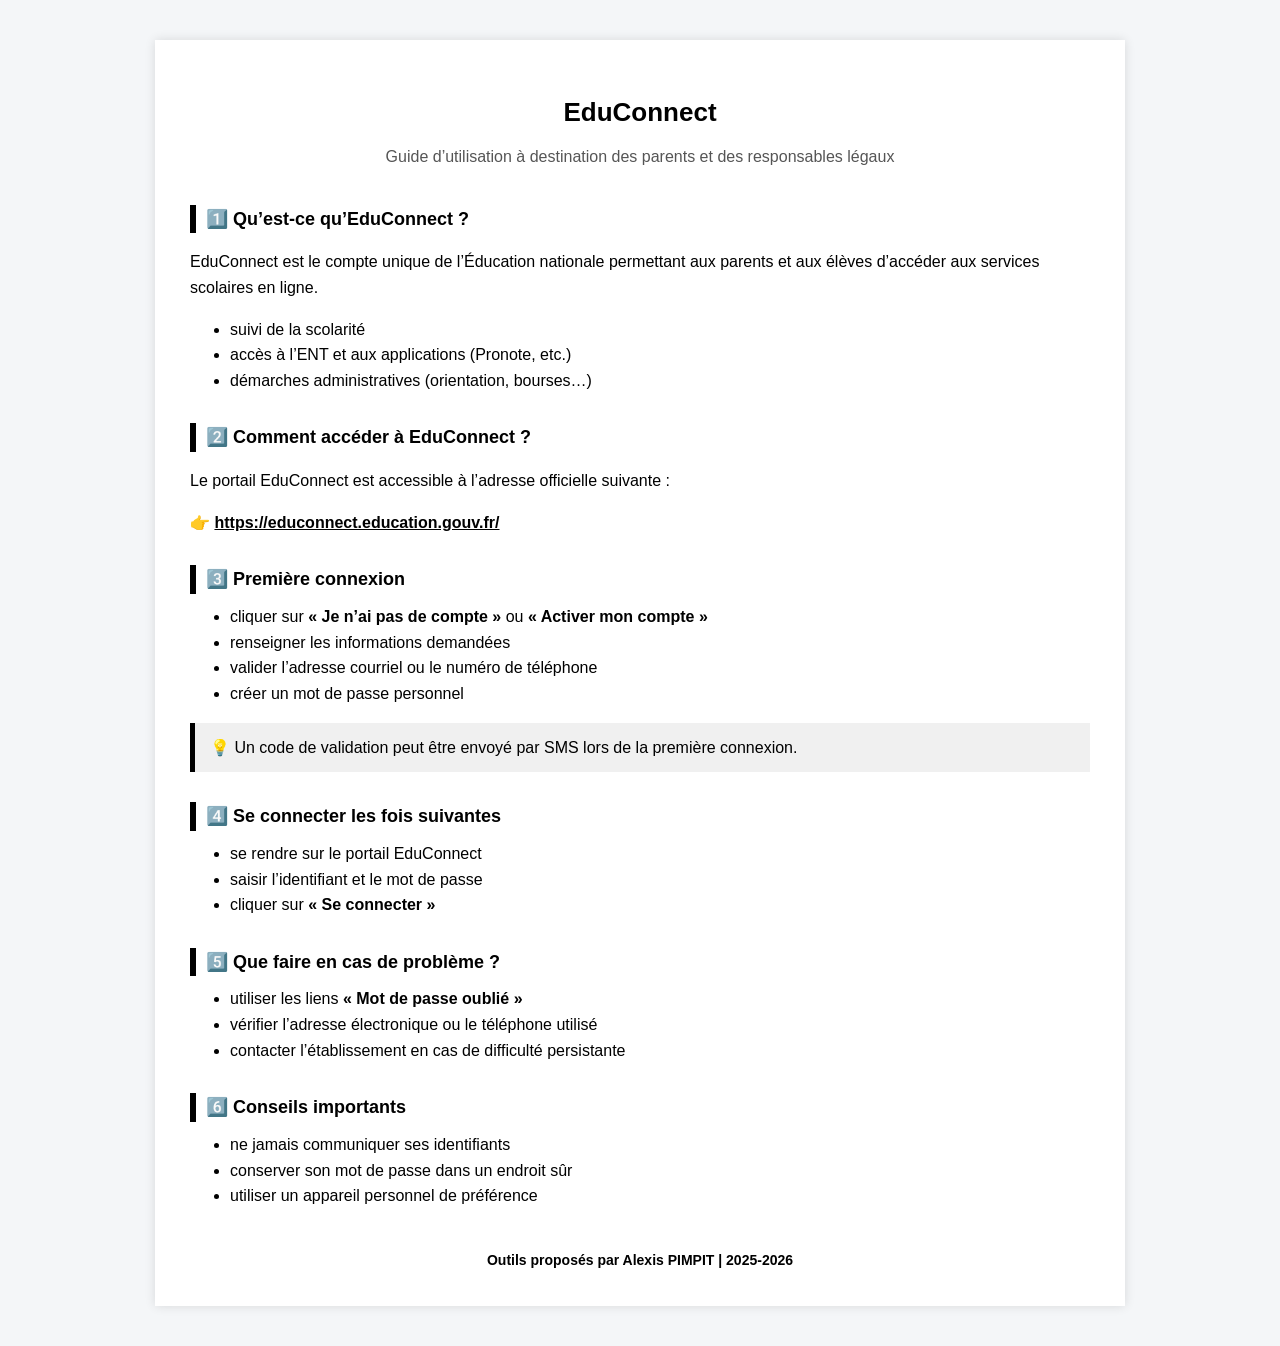
<file: tutoriel-educonnect.html>
<!DOCTYPE html>
<html lang="fr">
<head>
<meta charset="UTF-8">
<title>EduConnect – Tutoriel d’utilisation</title>

<style>
body{
  font-family: Arial, Helvetica, sans-serif;
  background:#f4f6f8;
  margin:0;
  padding:0;
  line-height:1.6;
}
.container{
  max-width:900px;
  margin:40px auto;
  background:#ffffff;
  padding:35px;
  box-shadow:0 0 10px rgba(0,0,0,0.12);
}
h1{
  text-align:center;
  font-size:26px;
  margin-bottom:10px;
}
.subtitle{
  text-align:center;
  font-size:16px;
  color:#555;
  margin-bottom:35px;
}
section{
  margin-bottom:30px;
}
h2{
  font-size:18px;
  border-left:6px solid #000;
  padding-left:10px;
  margin-bottom:10px;
}
ul{
  margin-top:10px;
}
a{
  color:#000;
  font-weight:bold;
}
.notice{
  background:#f0f0f0;
  border-left:5px solid #000;
  padding:12px 15px;
  margin-top:10px;
}
footer{
  text-align:center;
  margin-top:40px;
  font-size:14px;
  font-weight:bold;
}
</style>
</head>

<body>

<div class="container">

<h1>EduConnect</h1>
<div class="subtitle">
Guide d’utilisation à destination des parents et des responsables légaux
</div>

<section>
<h2>1️⃣ Qu’est-ce qu’EduConnect ?</h2>
<p>
EduConnect est le compte unique de l’Éducation nationale permettant
aux parents et aux élèves d’accéder aux services scolaires en ligne.
</p>
<ul>
<li>suivi de la scolarité</li>
<li>accès à l’ENT et aux applications (Pronote, etc.)</li>
<li>démarches administratives (orientation, bourses…)</li>
</ul>
</section>

<section>
<h2>2️⃣ Comment accéder à EduConnect ?</h2>
<p>
Le portail EduConnect est accessible à l’adresse officielle suivante :
</p>
<p>
👉 <a href="https://educonnect.education.gouv.fr/" target="_blank">
https://educonnect.education.gouv.fr/
</a>
</p>
</section>

<section>
<h2>3️⃣ Première connexion</h2>
<ul>
<li>cliquer sur <strong>« Je n’ai pas de compte »</strong> ou <strong>« Activer mon compte »</strong></li>
<li>renseigner les informations demandées</li>
<li>valider l’adresse courriel ou le numéro de téléphone</li>
<li>créer un mot de passe personnel</li>
</ul>

<div class="notice">
💡 Un code de validation peut être envoyé par SMS lors de la première connexion.
</div>
</section>

<section>
<h2>4️⃣ Se connecter les fois suivantes</h2>
<ul>
<li>se rendre sur le portail EduConnect</li>
<li>saisir l’identifiant et le mot de passe</li>
<li>cliquer sur <strong>« Se connecter »</strong></li>
</ul>
</section>

<section>
<h2>5️⃣ Que faire en cas de problème ?</h2>
<ul>
<li>utiliser les liens <strong>« Mot de passe oublié »</strong></li>
<li>vérifier l’adresse électronique ou le téléphone utilisé</li>
<li>contacter l’établissement en cas de difficulté persistante</li>
</ul>
</section>

<section>
<h2>6️⃣ Conseils importants</h2>
<ul>
<li>ne jamais communiquer ses identifiants</li>
<li>conserver son mot de passe dans un endroit sûr</li>
<li>utiliser un appareil personnel de préférence</li>
</ul>
</section>

<footer>
Outils proposés par Alexis PIMPIT | 2025-2026
</footer>

</div>

</body>
</html>
</file>
<file: Simulateur Brevet 2026/assets/index-BErjeU5V.css>
*,:before,:after{--tw-border-spacing-x: 0;--tw-border-spacing-y: 0;--tw-translate-x: 0;--tw-translate-y: 0;--tw-rotate: 0;--tw-skew-x: 0;--tw-skew-y: 0;--tw-scale-x: 1;--tw-scale-y: 1;--tw-pan-x: ;--tw-pan-y: ;--tw-pinch-zoom: ;--tw-scroll-snap-strictness: proximity;--tw-gradient-from-position: ;--tw-gradient-via-position: ;--tw-gradient-to-position: ;--tw-ordinal: ;--tw-slashed-zero: ;--tw-numeric-figure: ;--tw-numeric-spacing: ;--tw-numeric-fraction: ;--tw-ring-inset: ;--tw-ring-offset-width: 0px;--tw-ring-offset-color: #fff;--tw-ring-color: rgb(59 130 246 / .5);--tw-ring-offset-shadow: 0 0 #0000;--tw-ring-shadow: 0 0 #0000;--tw-shadow: 0 0 #0000;--tw-shadow-colored: 0 0 #0000;--tw-blur: ;--tw-brightness: ;--tw-contrast: ;--tw-grayscale: ;--tw-hue-rotate: ;--tw-invert: ;--tw-saturate: ;--tw-sepia: ;--tw-drop-shadow: ;--tw-backdrop-blur: ;--tw-backdrop-brightness: ;--tw-backdrop-contrast: ;--tw-backdrop-grayscale: ;--tw-backdrop-hue-rotate: ;--tw-backdrop-invert: ;--tw-backdrop-opacity: ;--tw-backdrop-saturate: ;--tw-backdrop-sepia: ;--tw-contain-size: ;--tw-contain-layout: ;--tw-contain-paint: ;--tw-contain-style: }::backdrop{--tw-border-spacing-x: 0;--tw-border-spacing-y: 0;--tw-translate-x: 0;--tw-translate-y: 0;--tw-rotate: 0;--tw-skew-x: 0;--tw-skew-y: 0;--tw-scale-x: 1;--tw-scale-y: 1;--tw-pan-x: ;--tw-pan-y: ;--tw-pinch-zoom: ;--tw-scroll-snap-strictness: proximity;--tw-gradient-from-position: ;--tw-gradient-via-position: ;--tw-gradient-to-position: ;--tw-ordinal: ;--tw-slashed-zero: ;--tw-numeric-figure: ;--tw-numeric-spacing: ;--tw-numeric-fraction: ;--tw-ring-inset: ;--tw-ring-offset-width: 0px;--tw-ring-offset-color: #fff;--tw-ring-color: rgb(59 130 246 / .5);--tw-ring-offset-shadow: 0 0 #0000;--tw-ring-shadow: 0 0 #0000;--tw-shadow: 0 0 #0000;--tw-shadow-colored: 0 0 #0000;--tw-blur: ;--tw-brightness: ;--tw-contrast: ;--tw-grayscale: ;--tw-hue-rotate: ;--tw-invert: ;--tw-saturate: ;--tw-sepia: ;--tw-drop-shadow: ;--tw-backdrop-blur: ;--tw-backdrop-brightness: ;--tw-backdrop-contrast: ;--tw-backdrop-grayscale: ;--tw-backdrop-hue-rotate: ;--tw-backdrop-invert: ;--tw-backdrop-opacity: ;--tw-backdrop-saturate: ;--tw-backdrop-sepia: ;--tw-contain-size: ;--tw-contain-layout: ;--tw-contain-paint: ;--tw-contain-style: }*,:before,:after{box-sizing:border-box;border-width:0;border-style:solid;border-color:#e5e7eb}:before,:after{--tw-content: ""}html,:host{line-height:1.5;-webkit-text-size-adjust:100%;-moz-tab-size:4;-o-tab-size:4;tab-size:4;font-family:var(--font-sans);font-feature-settings:normal;font-variation-settings:normal;-webkit-tap-highlight-color:transparent}body{margin:0;line-height:inherit}hr{height:0;color:inherit;border-top-width:1px}abbr:where([title]){-webkit-text-decoration:underline dotted;text-decoration:underline dotted}h1,h2,h3,h4,h5,h6{font-size:inherit;font-weight:inherit}a{color:inherit;text-decoration:inherit}b,strong{font-weight:bolder}code,kbd,samp,pre{font-family:var(--font-mono);font-feature-settings:normal;font-variation-settings:normal;font-size:1em}small{font-size:80%}sub,sup{font-size:75%;line-height:0;position:relative;vertical-align:baseline}sub{bottom:-.25em}sup{top:-.5em}table{text-indent:0;border-color:inherit;border-collapse:collapse}button,input,optgroup,select,textarea{font-family:inherit;font-feature-settings:inherit;font-variation-settings:inherit;font-size:100%;font-weight:inherit;line-height:inherit;letter-spacing:inherit;color:inherit;margin:0;padding:0}button,select{text-transform:none}button,input:where([type=button]),input:where([type=reset]),input:where([type=submit]){-webkit-appearance:button;background-color:transparent;background-image:none}:-moz-focusring{outline:auto}:-moz-ui-invalid{box-shadow:none}progress{vertical-align:baseline}::-webkit-inner-spin-button,::-webkit-outer-spin-button{height:auto}[type=search]{-webkit-appearance:textfield;outline-offset:-2px}::-webkit-search-decoration{-webkit-appearance:none}::-webkit-file-upload-button{-webkit-appearance:button;font:inherit}summary{display:list-item}blockquote,dl,dd,h1,h2,h3,h4,h5,h6,hr,figure,p,pre{margin:0}fieldset{margin:0;padding:0}legend{padding:0}ol,ul,menu{list-style:none;margin:0;padding:0}dialog{padding:0}textarea{resize:vertical}input::-moz-placeholder,textarea::-moz-placeholder{opacity:1;color:#9ca3af}input::placeholder,textarea::placeholder{opacity:1;color:#9ca3af}button,[role=button]{cursor:pointer}:disabled{cursor:default}img,svg,video,canvas,audio,iframe,embed,object{display:block;vertical-align:middle}img,video{max-width:100%;height:auto}[hidden]:where(:not([hidden=until-found])){display:none}*{--tw-border-opacity: 1;border-color:hsl(var(--border) / var(--tw-border-opacity, 1))}body{--tw-bg-opacity: 1;background-color:hsl(var(--background) / var(--tw-bg-opacity, 1));font-family:var(--font-sans);--tw-text-opacity: 1;color:hsl(var(--foreground) / var(--tw-text-opacity, 1));-webkit-font-smoothing:antialiased;-moz-osx-font-smoothing:grayscale}.sr-only{position:absolute;width:1px;height:1px;padding:0;margin:-1px;overflow:hidden;clip:rect(0,0,0,0);white-space:nowrap;border-width:0}.pointer-events-none{pointer-events:none}.pointer-events-auto{pointer-events:auto}.visible{visibility:visible}.invisible{visibility:hidden}.fixed{position:fixed}.absolute{position:absolute}.relative{position:relative}.sticky{position:sticky}.inset-0{inset:0}.inset-x-0{left:0;right:0}.inset-y-0{top:0;bottom:0}.-bottom-12{bottom:-3rem}.-left-12{left:-3rem}.-right-12{right:-3rem}.-top-12{top:-3rem}.bottom-0{bottom:0}.left-0{left:0}.left-1{left:.25rem}.left-1\/2{left:50%}.left-2{left:.5rem}.left-\[50\%\]{left:50%}.right-0{right:0}.right-1{right:.25rem}.right-2{right:.5rem}.right-3{right:.75rem}.right-4{right:1rem}.top-0{top:0}.top-1\.5{top:.375rem}.top-1\/2{top:50%}.top-2{top:.5rem}.top-3\.5{top:.875rem}.top-4{top:1rem}.top-\[1px\]{top:1px}.top-\[50\%\]{top:50%}.top-\[60\%\]{top:60%}.top-full{top:100%}.z-10{z-index:10}.z-20{z-index:20}.z-50{z-index:50}.z-\[100\]{z-index:100}.z-\[1\]{z-index:1}.-mx-1{margin-left:-.25rem;margin-right:-.25rem}.mx-2{margin-left:.5rem;margin-right:.5rem}.mx-3\.5{margin-left:.875rem;margin-right:.875rem}.mx-4{margin-left:1rem;margin-right:1rem}.mx-auto{margin-left:auto;margin-right:auto}.my-0\.5{margin-top:.125rem;margin-bottom:.125rem}.my-1{margin-top:.25rem;margin-bottom:.25rem}.-ml-4{margin-left:-1rem}.-mt-4{margin-top:-1rem}.mb-0\.5{margin-bottom:.125rem}.mb-1{margin-bottom:.25rem}.mb-3{margin-bottom:.75rem}.mb-4{margin-bottom:1rem}.ml-1{margin-left:.25rem}.ml-\[10\%\]{margin-left:10%}.ml-auto{margin-left:auto}.mr-2{margin-right:.5rem}.mt-0\.5{margin-top:.125rem}.mt-1{margin-top:.25rem}.mt-1\.5{margin-top:.375rem}.mt-2{margin-top:.5rem}.mt-2\.5{margin-top:.625rem}.mt-24{margin-top:6rem}.mt-4{margin-top:1rem}.mt-auto{margin-top:auto}.block{display:block}.flex{display:flex}.inline-flex{display:inline-flex}.table{display:table}.grid{display:grid}.hidden{display:none}.aspect-square{aspect-ratio:1 / 1}.aspect-video{aspect-ratio:16 / 9}.size-4{width:1rem;height:1rem}.h-1\.5{height:.375rem}.h-10{height:2.5rem}.h-11{height:2.75rem}.h-12{height:3rem}.h-14{height:3.5rem}.h-2{height:.5rem}.h-2\.5{height:.625rem}.h-3{height:.75rem}.h-3\.5{height:.875rem}.h-4{height:1rem}.h-5{height:1.25rem}.h-6{height:1.5rem}.h-7{height:1.75rem}.h-8{height:2rem}.h-9{height:2.25rem}.h-\[1px\]{height:1px}.h-\[var\(--radix-navigation-menu-viewport-height\)\]{height:var(--radix-navigation-menu-viewport-height)}.h-\[var\(--radix-select-trigger-height\)\]{height:var(--radix-select-trigger-height)}.h-auto{height:auto}.h-full{height:100%}.h-px{height:1px}.h-svh{height:100svh}.max-h-\[--radix-context-menu-content-available-height\]{max-height:var(--radix-context-menu-content-available-height)}.max-h-\[--radix-select-content-available-height\]{max-height:var(--radix-select-content-available-height)}.max-h-\[300px\]{max-height:300px}.max-h-\[var\(--radix-dropdown-menu-content-available-height\)\]{max-height:var(--radix-dropdown-menu-content-available-height)}.max-h-screen{max-height:100vh}.min-h-0{min-height:0px}.min-h-10{min-height:2.5rem}.min-h-8{min-height:2rem}.min-h-9{min-height:2.25rem}.min-h-\[80px\]{min-height:80px}.min-h-screen{min-height:100vh}.min-h-svh{min-height:100svh}.w-0{width:0px}.w-1{width:.25rem}.w-10{width:2.5rem}.w-11{width:2.75rem}.w-2{width:.5rem}.w-2\.5{width:.625rem}.w-3{width:.75rem}.w-3\.5{width:.875rem}.w-3\/4{width:75%}.w-4{width:1rem}.w-5{width:1.25rem}.w-64{width:16rem}.w-7{width:1.75rem}.w-72{width:18rem}.w-8{width:2rem}.w-9{width:2.25rem}.w-\[100px\]{width:100px}.w-\[1px\]{width:1px}.w-\[var\(--sidebar-width\)\]{width:var(--sidebar-width)}.w-auto{width:auto}.w-full{width:100%}.w-max{width:-moz-max-content;width:max-content}.w-px{width:1px}.min-w-0{min-width:0px}.min-w-10{min-width:2.5rem}.min-w-11{min-width:2.75rem}.min-w-5{min-width:1.25rem}.min-w-9{min-width:2.25rem}.min-w-\[12rem\]{min-width:12rem}.min-w-\[8rem\]{min-width:8rem}.min-w-\[var\(--radix-select-trigger-width\)\]{min-width:var(--radix-select-trigger-width)}.max-w-3xl{max-width:48rem}.max-w-\[260px\]{max-width:260px}.max-w-\[var\(--skeleton-width\)\]{max-width:var(--skeleton-width)}.max-w-lg{max-width:32rem}.max-w-max{max-width:-moz-max-content;max-width:max-content}.max-w-md{max-width:28rem}.flex-1{flex:1 1 0%}.shrink-0{flex-shrink:0}.grow{flex-grow:1}.grow-0{flex-grow:0}.basis-full{flex-basis:100%}.caption-bottom{caption-side:bottom}.border-collapse{border-collapse:collapse}.origin-\[--radix-context-menu-content-transform-origin\]{transform-origin:var(--radix-context-menu-content-transform-origin)}.origin-\[--radix-dropdown-menu-content-transform-origin\]{transform-origin:var(--radix-dropdown-menu-content-transform-origin)}.origin-\[--radix-hover-card-content-transform-origin\]{transform-origin:var(--radix-hover-card-content-transform-origin)}.origin-\[--radix-menubar-content-transform-origin\]{transform-origin:var(--radix-menubar-content-transform-origin)}.origin-\[--radix-popover-content-transform-origin\]{transform-origin:var(--radix-popover-content-transform-origin)}.origin-\[--radix-select-content-transform-origin\]{transform-origin:var(--radix-select-content-transform-origin)}.origin-\[--radix-tooltip-content-transform-origin\]{transform-origin:var(--radix-tooltip-content-transform-origin)}.-translate-x-1\/2{--tw-translate-x: -50%;transform:translate(var(--tw-translate-x),var(--tw-translate-y)) rotate(var(--tw-rotate)) skew(var(--tw-skew-x)) skewY(var(--tw-skew-y)) scaleX(var(--tw-scale-x)) scaleY(var(--tw-scale-y))}.-translate-x-px{--tw-translate-x: -1px;transform:translate(var(--tw-translate-x),var(--tw-translate-y)) rotate(var(--tw-rotate)) skew(var(--tw-skew-x)) skewY(var(--tw-skew-y)) scaleX(var(--tw-scale-x)) scaleY(var(--tw-scale-y))}.-translate-y-1\/2{--tw-translate-y: -50%;transform:translate(var(--tw-translate-x),var(--tw-translate-y)) rotate(var(--tw-rotate)) skew(var(--tw-skew-x)) skewY(var(--tw-skew-y)) scaleX(var(--tw-scale-x)) scaleY(var(--tw-scale-y))}.translate-x-\[-50\%\]{--tw-translate-x: -50%;transform:translate(var(--tw-translate-x),var(--tw-translate-y)) rotate(var(--tw-rotate)) skew(var(--tw-skew-x)) skewY(var(--tw-skew-y)) scaleX(var(--tw-scale-x)) scaleY(var(--tw-scale-y))}.translate-x-px{--tw-translate-x: 1px;transform:translate(var(--tw-translate-x),var(--tw-translate-y)) rotate(var(--tw-rotate)) skew(var(--tw-skew-x)) skewY(var(--tw-skew-y)) scaleX(var(--tw-scale-x)) scaleY(var(--tw-scale-y))}.translate-y-\[-50\%\]{--tw-translate-y: -50%;transform:translate(var(--tw-translate-x),var(--tw-translate-y)) rotate(var(--tw-rotate)) skew(var(--tw-skew-x)) skewY(var(--tw-skew-y)) scaleX(var(--tw-scale-x)) scaleY(var(--tw-scale-y))}.rotate-180{--tw-rotate: 180deg;transform:translate(var(--tw-translate-x),var(--tw-translate-y)) rotate(var(--tw-rotate)) skew(var(--tw-skew-x)) skewY(var(--tw-skew-y)) scaleX(var(--tw-scale-x)) scaleY(var(--tw-scale-y))}.rotate-45{--tw-rotate: 45deg;transform:translate(var(--tw-translate-x),var(--tw-translate-y)) rotate(var(--tw-rotate)) skew(var(--tw-skew-x)) skewY(var(--tw-skew-y)) scaleX(var(--tw-scale-x)) scaleY(var(--tw-scale-y))}.rotate-90{--tw-rotate: 90deg;transform:translate(var(--tw-translate-x),var(--tw-translate-y)) rotate(var(--tw-rotate)) skew(var(--tw-skew-x)) skewY(var(--tw-skew-y)) scaleX(var(--tw-scale-x)) scaleY(var(--tw-scale-y))}.transform{transform:translate(var(--tw-translate-x),var(--tw-translate-y)) rotate(var(--tw-rotate)) skew(var(--tw-skew-x)) skewY(var(--tw-skew-y)) scaleX(var(--tw-scale-x)) scaleY(var(--tw-scale-y))}@keyframes pulse{50%{opacity:.5}}.animate-pulse{animation:pulse 2s cubic-bezier(.4,0,.6,1) infinite}.cursor-default{cursor:default}.cursor-pointer{cursor:pointer}.touch-none{touch-action:none}.select-none{-webkit-user-select:none;-moz-user-select:none;user-select:none}.list-none{list-style-type:none}.grid-cols-1{grid-template-columns:repeat(1,minmax(0,1fr))}.grid-cols-2{grid-template-columns:repeat(2,minmax(0,1fr))}.grid-cols-3{grid-template-columns:repeat(3,minmax(0,1fr))}.flex-row{flex-direction:row}.flex-col{flex-direction:column}.flex-col-reverse{flex-direction:column-reverse}.flex-wrap{flex-wrap:wrap}.items-start{align-items:flex-start}.items-end{align-items:flex-end}.items-center{align-items:center}.items-stretch{align-items:stretch}.justify-center{justify-content:center}.justify-between{justify-content:space-between}.gap-1{gap:.25rem}.gap-1\.5{gap:.375rem}.gap-2{gap:.5rem}.gap-3{gap:.75rem}.gap-4{gap:1rem}.space-x-1>:not([hidden])~:not([hidden]){--tw-space-x-reverse: 0;margin-right:calc(.25rem * var(--tw-space-x-reverse));margin-left:calc(.25rem * calc(1 - var(--tw-space-x-reverse)))}.space-x-4>:not([hidden])~:not([hidden]){--tw-space-x-reverse: 0;margin-right:calc(1rem * var(--tw-space-x-reverse));margin-left:calc(1rem * calc(1 - var(--tw-space-x-reverse)))}.space-y-1>:not([hidden])~:not([hidden]){--tw-space-y-reverse: 0;margin-top:calc(.25rem * calc(1 - var(--tw-space-y-reverse)));margin-bottom:calc(.25rem * var(--tw-space-y-reverse))}.space-y-1\.5>:not([hidden])~:not([hidden]){--tw-space-y-reverse: 0;margin-top:calc(.375rem * calc(1 - var(--tw-space-y-reverse)));margin-bottom:calc(.375rem * var(--tw-space-y-reverse))}.space-y-2>:not([hidden])~:not([hidden]){--tw-space-y-reverse: 0;margin-top:calc(.5rem * calc(1 - var(--tw-space-y-reverse)));margin-bottom:calc(.5rem * var(--tw-space-y-reverse))}.space-y-3>:not([hidden])~:not([hidden]){--tw-space-y-reverse: 0;margin-top:calc(.75rem * calc(1 - var(--tw-space-y-reverse)));margin-bottom:calc(.75rem * var(--tw-space-y-reverse))}.space-y-4>:not([hidden])~:not([hidden]){--tw-space-y-reverse: 0;margin-top:calc(1rem * calc(1 - var(--tw-space-y-reverse)));margin-bottom:calc(1rem * var(--tw-space-y-reverse))}.space-y-5>:not([hidden])~:not([hidden]){--tw-space-y-reverse: 0;margin-top:calc(1.25rem * calc(1 - var(--tw-space-y-reverse)));margin-bottom:calc(1.25rem * var(--tw-space-y-reverse))}.space-y-6>:not([hidden])~:not([hidden]){--tw-space-y-reverse: 0;margin-top:calc(1.5rem * calc(1 - var(--tw-space-y-reverse)));margin-bottom:calc(1.5rem * var(--tw-space-y-reverse))}.overflow-auto{overflow:auto}.overflow-hidden{overflow:hidden}.overflow-y-auto{overflow-y:auto}.overflow-x-hidden{overflow-x:hidden}.truncate{overflow:hidden;text-overflow:ellipsis;white-space:nowrap}.whitespace-nowrap{white-space:nowrap}.break-words{overflow-wrap:break-word}.rounded-\[2px\]{border-radius:2px}.rounded-\[inherit\]{border-radius:inherit}.rounded-full{border-radius:9999px}.rounded-lg{border-radius:.5625rem}.rounded-md{border-radius:.375rem}.rounded-sm{border-radius:.1875rem}.rounded-xl{border-radius:.75rem}.rounded-t-\[10px\]{border-top-left-radius:10px;border-top-right-radius:10px}.rounded-tl-sm{border-top-left-radius:.1875rem}.border{border-width:1px}.border-0{border-width:0px}.border-2{border-width:2px}.border-\[1\.5px\]{border-width:1.5px}.border-y{border-top-width:1px;border-bottom-width:1px}.border-b{border-bottom-width:1px}.border-l{border-left-width:1px}.border-r{border-right-width:1px}.border-t{border-top-width:1px}.border-dashed{border-style:dashed}.border-\[--color-border\]{border-color:var(--color-border)}.border-amber-200{--tw-border-opacity: 1;border-color:rgb(253 230 138 / var(--tw-border-opacity, 1))}.border-blue-200{--tw-border-opacity: 1;border-color:rgb(191 219 254 / var(--tw-border-opacity, 1))}.border-border{--tw-border-opacity: 1;border-color:hsl(var(--border) / var(--tw-border-opacity, 1))}.border-border\/50{border-color:hsl(var(--border) / .5)}.border-border\/60{border-color:hsl(var(--border) / .6)}.border-card-border{--tw-border-opacity: 1;border-color:hsl(var(--card-border) / var(--tw-border-opacity, 1))}.border-destructive{--tw-border-opacity: 1;border-color:hsl(var(--destructive) / var(--tw-border-opacity, 1))}.border-destructive-border{border-color:var(--destructive-border)}.border-destructive\/50{border-color:hsl(var(--destructive) / .5)}.border-emerald-200{--tw-border-opacity: 1;border-color:rgb(167 243 208 / var(--tw-border-opacity, 1))}.border-green-200{--tw-border-opacity: 1;border-color:rgb(187 247 208 / var(--tw-border-opacity, 1))}.border-input{--tw-border-opacity: 1;border-color:hsl(var(--input) / var(--tw-border-opacity, 1))}.border-primary{--tw-border-opacity: 1;border-color:hsl(var(--primary) / var(--tw-border-opacity, 1))}.border-primary-border{border-color:var(--primary-border)}.border-red-200{--tw-border-opacity: 1;border-color:rgb(254 202 202 / var(--tw-border-opacity, 1))}.border-secondary-border{border-color:var(--secondary-border)}.border-sidebar-border{--tw-border-opacity: 1;border-color:hsl(var(--sidebar-border) / var(--tw-border-opacity, 1))}.border-sky-200{--tw-border-opacity: 1;border-color:rgb(186 230 253 / var(--tw-border-opacity, 1))}.border-transparent{border-color:transparent}.border-l-transparent{border-left-color:transparent}.border-t-transparent{border-top-color:transparent}.bg-\[--color-bg\]{background-color:var(--color-bg)}.bg-accent{--tw-bg-opacity: 1;background-color:hsl(var(--accent) / var(--tw-bg-opacity, 1))}.bg-amber-100{--tw-bg-opacity: 1;background-color:rgb(254 243 199 / var(--tw-bg-opacity, 1))}.bg-amber-50{--tw-bg-opacity: 1;background-color:rgb(255 251 235 / var(--tw-bg-opacity, 1))}.bg-amber-500{--tw-bg-opacity: 1;background-color:rgb(245 158 11 / var(--tw-bg-opacity, 1))}.bg-background{--tw-bg-opacity: 1;background-color:hsl(var(--background) / var(--tw-bg-opacity, 1))}.bg-background\/80{background-color:hsl(var(--background) / .8)}.bg-black\/80{background-color:#000c}.bg-blue-50{--tw-bg-opacity: 1;background-color:rgb(239 246 255 / var(--tw-bg-opacity, 1))}.bg-border{--tw-bg-opacity: 1;background-color:hsl(var(--border) / var(--tw-bg-opacity, 1))}.bg-card{--tw-bg-opacity: 1;background-color:hsl(var(--card) / var(--tw-bg-opacity, 1))}.bg-destructive{--tw-bg-opacity: 1;background-color:hsl(var(--destructive) / var(--tw-bg-opacity, 1))}.bg-emerald-100{--tw-bg-opacity: 1;background-color:rgb(209 250 229 / var(--tw-bg-opacity, 1))}.bg-emerald-50{--tw-bg-opacity: 1;background-color:rgb(236 253 245 / var(--tw-bg-opacity, 1))}.bg-emerald-500{--tw-bg-opacity: 1;background-color:rgb(16 185 129 / var(--tw-bg-opacity, 1))}.bg-foreground{--tw-bg-opacity: 1;background-color:hsl(var(--foreground) / var(--tw-bg-opacity, 1))}.bg-foreground\/30{background-color:hsl(var(--foreground) / .3)}.bg-gray-50{--tw-bg-opacity: 1;background-color:rgb(249 250 251 / var(--tw-bg-opacity, 1))}.bg-green-100{--tw-bg-opacity: 1;background-color:rgb(220 252 231 / var(--tw-bg-opacity, 1))}.bg-green-50{--tw-bg-opacity: 1;background-color:rgb(240 253 244 / var(--tw-bg-opacity, 1))}.bg-green-500{--tw-bg-opacity: 1;background-color:rgb(34 197 94 / var(--tw-bg-opacity, 1))}.bg-muted{--tw-bg-opacity: 1;background-color:hsl(var(--muted) / var(--tw-bg-opacity, 1))}.bg-muted\/20{background-color:hsl(var(--muted) / .2)}.bg-muted\/40{background-color:hsl(var(--muted) / .4)}.bg-muted\/50{background-color:hsl(var(--muted) / .5)}.bg-muted\/60{background-color:hsl(var(--muted) / .6)}.bg-orange-100{--tw-bg-opacity: 1;background-color:rgb(255 237 213 / var(--tw-bg-opacity, 1))}.bg-orange-400{--tw-bg-opacity: 1;background-color:rgb(251 146 60 / var(--tw-bg-opacity, 1))}.bg-popover{--tw-bg-opacity: 1;background-color:hsl(var(--popover) / var(--tw-bg-opacity, 1))}.bg-primary{--tw-bg-opacity: 1;background-color:hsl(var(--primary) / var(--tw-bg-opacity, 1))}.bg-red-100{--tw-bg-opacity: 1;background-color:rgb(254 226 226 / var(--tw-bg-opacity, 1))}.bg-red-50{--tw-bg-opacity: 1;background-color:rgb(254 242 242 / var(--tw-bg-opacity, 1))}.bg-red-500{--tw-bg-opacity: 1;background-color:rgb(239 68 68 / var(--tw-bg-opacity, 1))}.bg-secondary{--tw-bg-opacity: 1;background-color:hsl(var(--secondary) / var(--tw-bg-opacity, 1))}.bg-sidebar{--tw-bg-opacity: 1;background-color:hsl(var(--sidebar) / var(--tw-bg-opacity, 1))}.bg-sidebar-border{--tw-bg-opacity: 1;background-color:hsl(var(--sidebar-border) / var(--tw-bg-opacity, 1))}.bg-sky-50{--tw-bg-opacity: 1;background-color:rgb(240 249 255 / var(--tw-bg-opacity, 1))}.bg-transparent{background-color:transparent}.bg-yellow-100{--tw-bg-opacity: 1;background-color:rgb(254 249 195 / var(--tw-bg-opacity, 1))}.bg-yellow-400{--tw-bg-opacity: 1;background-color:rgb(250 204 21 / var(--tw-bg-opacity, 1))}.fill-current{fill:currentColor}.fill-primary{fill:hsl(var(--primary) / 1)}.fill-primary-foreground{fill:hsl(var(--primary-foreground) / 1)}.stroke-primary-foreground{stroke:hsl(var(--primary-foreground) / 1)}.p-0{padding:0}.p-1{padding:.25rem}.p-2{padding:.5rem}.p-3{padding:.75rem}.p-4{padding:1rem}.p-6{padding:1.5rem}.p-\[1px\]{padding:1px}.px-0\.5{padding-left:.125rem;padding-right:.125rem}.px-1{padding-left:.25rem;padding-right:.25rem}.px-2{padding-left:.5rem;padding-right:.5rem}.px-2\.5{padding-left:.625rem;padding-right:.625rem}.px-3{padding-left:.75rem;padding-right:.75rem}.px-4{padding-left:1rem;padding-right:1rem}.px-5{padding-left:1.25rem;padding-right:1.25rem}.px-8{padding-left:2rem;padding-right:2rem}.py-0\.5{padding-top:.125rem;padding-bottom:.125rem}.py-1{padding-top:.25rem;padding-bottom:.25rem}.py-1\.5{padding-top:.375rem;padding-bottom:.375rem}.py-2{padding-top:.5rem;padding-bottom:.5rem}.py-2\.5{padding-top:.625rem;padding-bottom:.625rem}.py-3{padding-top:.75rem;padding-bottom:.75rem}.py-4{padding-top:1rem;padding-bottom:1rem}.py-6{padding-top:1.5rem;padding-bottom:1.5rem}.pb-2{padding-bottom:.5rem}.pb-3{padding-bottom:.75rem}.pb-4{padding-bottom:1rem}.pb-6{padding-bottom:1.5rem}.pl-2\.5{padding-left:.625rem}.pl-4{padding-left:1rem}.pl-8{padding-left:2rem}.pr-2{padding-right:.5rem}.pr-2\.5{padding-right:.625rem}.pr-8{padding-right:2rem}.pt-0{padding-top:0}.pt-1{padding-top:.25rem}.pt-2{padding-top:.5rem}.pt-3{padding-top:.75rem}.pt-4{padding-top:1rem}.pt-6{padding-top:1.5rem}.text-left{text-align:left}.text-center{text-align:center}.text-right{text-align:right}.align-middle{vertical-align:middle}.font-mono{font-family:var(--font-mono)}.text-2xl{font-size:1.5rem;line-height:2rem}.text-3xl{font-size:1.875rem;line-height:2.25rem}.text-\[0\.8rem\]{font-size:.8rem}.text-\[10px\]{font-size:10px}.text-\[11px\]{font-size:11px}.text-base{font-size:1rem;line-height:1.5rem}.text-lg{font-size:1.125rem;line-height:1.75rem}.text-sm{font-size:.875rem;line-height:1.25rem}.text-xl{font-size:1.25rem;line-height:1.75rem}.text-xs{font-size:.75rem;line-height:1rem}.font-bold{font-weight:700}.font-extrabold{font-weight:800}.font-medium{font-weight:500}.font-normal{font-weight:400}.font-semibold{font-weight:600}.uppercase{text-transform:uppercase}.tabular-nums{--tw-numeric-spacing: tabular-nums;font-variant-numeric:var(--tw-ordinal) var(--tw-slashed-zero) var(--tw-numeric-figure) var(--tw-numeric-spacing) var(--tw-numeric-fraction)}.leading-none{line-height:1}.leading-relaxed{line-height:1.625}.leading-tight{line-height:1.25}.tracking-tight{letter-spacing:-.025em}.tracking-wider{letter-spacing:.05em}.tracking-widest{letter-spacing:.1em}.text-accent-foreground{--tw-text-opacity: 1;color:hsl(var(--accent-foreground) / var(--tw-text-opacity, 1))}.text-amber-700{--tw-text-opacity: 1;color:rgb(180 83 9 / var(--tw-text-opacity, 1))}.text-blue-700{--tw-text-opacity: 1;color:rgb(29 78 216 / var(--tw-text-opacity, 1))}.text-card-foreground{--tw-text-opacity: 1;color:hsl(var(--card-foreground) / var(--tw-text-opacity, 1))}.text-current{color:currentColor}.text-destructive{--tw-text-opacity: 1;color:hsl(var(--destructive) / var(--tw-text-opacity, 1))}.text-destructive-foreground{--tw-text-opacity: 1;color:hsl(var(--destructive-foreground) / var(--tw-text-opacity, 1))}.text-emerald-700{--tw-text-opacity: 1;color:rgb(4 120 87 / var(--tw-text-opacity, 1))}.text-foreground{--tw-text-opacity: 1;color:hsl(var(--foreground) / var(--tw-text-opacity, 1))}.text-foreground\/50{color:hsl(var(--foreground) / .5)}.text-gray-600{--tw-text-opacity: 1;color:rgb(75 85 99 / var(--tw-text-opacity, 1))}.text-gray-900{--tw-text-opacity: 1;color:rgb(17 24 39 / var(--tw-text-opacity, 1))}.text-green-700{--tw-text-opacity: 1;color:rgb(21 128 61 / var(--tw-text-opacity, 1))}.text-green-800{--tw-text-opacity: 1;color:rgb(22 101 52 / var(--tw-text-opacity, 1))}.text-muted-foreground{--tw-text-opacity: 1;color:hsl(var(--muted-foreground) / var(--tw-text-opacity, 1))}.text-popover-foreground{--tw-text-opacity: 1;color:hsl(var(--popover-foreground) / var(--tw-text-opacity, 1))}.text-primary{--tw-text-opacity: 1;color:hsl(var(--primary) / var(--tw-text-opacity, 1))}.text-primary-foreground{--tw-text-opacity: 1;color:hsl(var(--primary-foreground) / var(--tw-text-opacity, 1))}.text-red-500{--tw-text-opacity: 1;color:rgb(239 68 68 / var(--tw-text-opacity, 1))}.text-red-700{--tw-text-opacity: 1;color:rgb(185 28 28 / var(--tw-text-opacity, 1))}.text-red-800{--tw-text-opacity: 1;color:rgb(153 27 27 / var(--tw-text-opacity, 1))}.text-secondary-foreground{--tw-text-opacity: 1;color:hsl(var(--secondary-foreground) / var(--tw-text-opacity, 1))}.text-sidebar-foreground{--tw-text-opacity: 1;color:hsl(var(--sidebar-foreground) / var(--tw-text-opacity, 1))}.text-sidebar-foreground\/70{color:hsl(var(--sidebar-foreground) / .7)}.text-sky-700{--tw-text-opacity: 1;color:rgb(3 105 161 / var(--tw-text-opacity, 1))}.underline{text-decoration-line:underline}.underline-offset-2{text-underline-offset:2px}.opacity-0{opacity:0}.opacity-50{opacity:.5}.opacity-60{opacity:.6}.opacity-70{opacity:.7}.opacity-90{opacity:.9}.shadow-\[0_0_0_1px_hsl\(var\(--sidebar-border\)\)\]{--tw-shadow: 0 0 0 1px hsl(var(--sidebar-border));--tw-shadow-colored: 0 0 0 1px var(--tw-shadow-color);box-shadow:var(--tw-ring-offset-shadow, 0 0 #0000),var(--tw-ring-shadow, 0 0 #0000),var(--tw-shadow)}.shadow-lg{--tw-shadow: 0 10px 15px -3px rgb(0 0 0 / .1), 0 4px 6px -4px rgb(0 0 0 / .1);--tw-shadow-colored: 0 10px 15px -3px var(--tw-shadow-color), 0 4px 6px -4px var(--tw-shadow-color);box-shadow:var(--tw-ring-offset-shadow, 0 0 #0000),var(--tw-ring-shadow, 0 0 #0000),var(--tw-shadow)}.shadow-md{--tw-shadow: 0 4px 6px -1px rgb(0 0 0 / .1), 0 2px 4px -2px rgb(0 0 0 / .1);--tw-shadow-colored: 0 4px 6px -1px var(--tw-shadow-color), 0 2px 4px -2px var(--tw-shadow-color);box-shadow:var(--tw-ring-offset-shadow, 0 0 #0000),var(--tw-ring-shadow, 0 0 #0000),var(--tw-shadow)}.shadow-none{--tw-shadow: 0 0 #0000;--tw-shadow-colored: 0 0 #0000;box-shadow:var(--tw-ring-offset-shadow, 0 0 #0000),var(--tw-ring-shadow, 0 0 #0000),var(--tw-shadow)}.shadow-sm{--tw-shadow: 0 1px 2px 0 rgb(0 0 0 / .05);--tw-shadow-colored: 0 1px 2px 0 var(--tw-shadow-color);box-shadow:var(--tw-ring-offset-shadow, 0 0 #0000),var(--tw-ring-shadow, 0 0 #0000),var(--tw-shadow)}.shadow-xl{--tw-shadow: 0 20px 25px -5px rgb(0 0 0 / .1), 0 8px 10px -6px rgb(0 0 0 / .1);--tw-shadow-colored: 0 20px 25px -5px var(--tw-shadow-color), 0 8px 10px -6px var(--tw-shadow-color);box-shadow:var(--tw-ring-offset-shadow, 0 0 #0000),var(--tw-ring-shadow, 0 0 #0000),var(--tw-shadow)}.outline-none{outline:2px solid transparent;outline-offset:2px}.outline{outline-style:solid}.outline-2{outline-width:2px}.outline-offset-2{outline-offset:2px}.outline-transparent{outline-color:transparent}.ring-0{--tw-ring-offset-shadow: var(--tw-ring-inset) 0 0 0 var(--tw-ring-offset-width) var(--tw-ring-offset-color);--tw-ring-shadow: var(--tw-ring-inset) 0 0 0 calc(0px + var(--tw-ring-offset-width)) var(--tw-ring-color);box-shadow:var(--tw-ring-offset-shadow),var(--tw-ring-shadow),var(--tw-shadow, 0 0 #0000)}.ring-2{--tw-ring-offset-shadow: var(--tw-ring-inset) 0 0 0 var(--tw-ring-offset-width) var(--tw-ring-offset-color);--tw-ring-shadow: var(--tw-ring-inset) 0 0 0 calc(2px + var(--tw-ring-offset-width)) var(--tw-ring-color);box-shadow:var(--tw-ring-offset-shadow),var(--tw-ring-shadow),var(--tw-shadow, 0 0 #0000)}.ring-ring{--tw-ring-opacity: 1;--tw-ring-color: hsl(var(--ring) / var(--tw-ring-opacity, 1))}.ring-sidebar-ring{--tw-ring-opacity: 1;--tw-ring-color: hsl(var(--sidebar-ring) / var(--tw-ring-opacity, 1))}.ring-offset-background{--tw-ring-offset-color: hsl(var(--background) / 1)}.filter{filter:var(--tw-blur) var(--tw-brightness) var(--tw-contrast) var(--tw-grayscale) var(--tw-hue-rotate) var(--tw-invert) var(--tw-saturate) var(--tw-sepia) var(--tw-drop-shadow)}.backdrop-blur-md{--tw-backdrop-blur: blur(12px);-webkit-backdrop-filter:var(--tw-backdrop-blur) var(--tw-backdrop-brightness) var(--tw-backdrop-contrast) var(--tw-backdrop-grayscale) var(--tw-backdrop-hue-rotate) var(--tw-backdrop-invert) var(--tw-backdrop-opacity) var(--tw-backdrop-saturate) var(--tw-backdrop-sepia);backdrop-filter:var(--tw-backdrop-blur) var(--tw-backdrop-brightness) var(--tw-backdrop-contrast) var(--tw-backdrop-grayscale) var(--tw-backdrop-hue-rotate) var(--tw-backdrop-invert) var(--tw-backdrop-opacity) var(--tw-backdrop-saturate) var(--tw-backdrop-sepia)}.transition{transition-property:color,background-color,border-color,text-decoration-color,fill,stroke,opacity,box-shadow,transform,filter,backdrop-filter;transition-timing-function:cubic-bezier(.4,0,.2,1);transition-duration:.15s}.transition-\[left\,right\,width\]{transition-property:left,right,width;transition-timing-function:cubic-bezier(.4,0,.2,1);transition-duration:.15s}.transition-\[margin\,opacity\]{transition-property:margin,opacity;transition-timing-function:cubic-bezier(.4,0,.2,1);transition-duration:.15s}.transition-\[width\,height\,padding\]{transition-property:width,height,padding;transition-timing-function:cubic-bezier(.4,0,.2,1);transition-duration:.15s}.transition-\[width\]{transition-property:width;transition-timing-function:cubic-bezier(.4,0,.2,1);transition-duration:.15s}.transition-all{transition-property:all;transition-timing-function:cubic-bezier(.4,0,.2,1);transition-duration:.15s}.transition-colors{transition-property:color,background-color,border-color,text-decoration-color,fill,stroke;transition-timing-function:cubic-bezier(.4,0,.2,1);transition-duration:.15s}.transition-opacity{transition-property:opacity;transition-timing-function:cubic-bezier(.4,0,.2,1);transition-duration:.15s}.transition-transform{transition-property:transform;transition-timing-function:cubic-bezier(.4,0,.2,1);transition-duration:.15s}.duration-1000{transition-duration:1s}.duration-200{transition-duration:.2s}.duration-500{transition-duration:.5s}.ease-in-out{transition-timing-function:cubic-bezier(.4,0,.2,1)}.ease-linear{transition-timing-function:linear}.ease-out{transition-timing-function:cubic-bezier(0,0,.2,1)}@keyframes enter{0%{opacity:var(--tw-enter-opacity, 1);transform:translate3d(var(--tw-enter-translate-x, 0),var(--tw-enter-translate-y, 0),0) scale3d(var(--tw-enter-scale, 1),var(--tw-enter-scale, 1),var(--tw-enter-scale, 1)) rotate(var(--tw-enter-rotate, 0))}}@keyframes exit{to{opacity:var(--tw-exit-opacity, 1);transform:translate3d(var(--tw-exit-translate-x, 0),var(--tw-exit-translate-y, 0),0) scale3d(var(--tw-exit-scale, 1),var(--tw-exit-scale, 1),var(--tw-exit-scale, 1)) rotate(var(--tw-exit-rotate, 0))}}.animate-in{animation-name:enter;animation-duration:.15s;--tw-enter-opacity: initial;--tw-enter-scale: initial;--tw-enter-rotate: initial;--tw-enter-translate-x: initial;--tw-enter-translate-y: initial}.fade-in-0{--tw-enter-opacity: 0}.fade-in-80{--tw-enter-opacity: .8}.zoom-in-95{--tw-enter-scale: .95}.duration-1000{animation-duration:1s}.duration-200{animation-duration:.2s}.duration-500{animation-duration:.5s}.ease-in-out{animation-timing-function:cubic-bezier(.4,0,.2,1)}.ease-linear{animation-timing-function:linear}.ease-out{animation-timing-function:cubic-bezier(0,0,.2,1)}input[type=search]::-webkit-search-cancel-button{display:none}[contenteditable][data-placeholder]:empty:before{content:attr(data-placeholder);color:hsl(var(--muted-foreground));pointer-events:none}.border.toggle-elevate:before{inset:-1px}.hover-elevate:not(.no-default-hover-elevate),.active-elevate:not(.no-default-active-elevate),.hover-elevate-2:not(.no-default-hover-elevate),.active-elevate-2:not(.no-default-active-elevate){position:relative;z-index:0}.hover-elevate:not(.no-default-hover-elevate):after,.active-elevate:not(.no-default-active-elevate):after,.hover-elevate-2:not(.no-default-hover-elevate):after,.active-elevate-2:not(.no-default-active-elevate):after{content:"";pointer-events:none;position:absolute;inset:0;border-radius:inherit;z-index:999}.hover-elevate:hover:not(.no-default-hover-elevate):after,.active-elevate:active:not(.no-default-active-elevate):after{background-color:var(--elevate-1)}.hover-elevate-2:hover:not(.no-default-hover-elevate):after,.active-elevate-2:active:not(.no-default-active-elevate):after{background-color:var(--elevate-2)}.border.hover-elevate:not(.no-hover-interaction-elevate):after,.border.active-elevate:not(.no-active-interaction-elevate):after,.border.hover-elevate-2:not(.no-hover-interaction-elevate):after,.border.active-elevate-2:not(.no-active-interaction-elevate):after{inset:-1px}.\[border-color\:var\(--badge-outline\)\]{border-color:var(--badge-outline)}.\[border-color\:var\(--button-outline\)\]{border-color:var(--button-outline)}:root{--button-outline: rgba(0,0,0, .1);--badge-outline: rgba(0,0,0, .05);--opaque-button-border-intensity: -8;--elevate-1: rgba(0,0,0, .03);--elevate-2: rgba(0,0,0, .08);--background: 220 20% 98%;--foreground: 222 40% 12%;--border: 220 16% 90%;--card: 220 25% 97%;--card-foreground: 222 40% 12%;--card-border: 220 18% 92%;--sidebar: 220 20% 96%;--sidebar-foreground: 222 40% 12%;--sidebar-border: 220 16% 90%;--sidebar-primary: 224 70% 45%;--sidebar-primary-foreground: 0 0% 100%;--sidebar-accent: 220 20% 92%;--sidebar-accent-foreground: 222 40% 12%;--sidebar-ring: 224 70% 45%;--popover: 220 25% 96%;--popover-foreground: 222 40% 12%;--popover-border: 220 16% 90%;--primary: 224 70% 45%;--primary-foreground: 0 0% 100%;--secondary: 220 16% 93%;--secondary-foreground: 222 40% 12%;--muted: 220 14% 94%;--muted-foreground: 220 10% 44%;--accent: 220 20% 93%;--accent-foreground: 222 40% 12%;--destructive: 0 72% 51%;--destructive-foreground: 0 0% 100%;--input: 220 14% 78%;--ring: 224 70% 45%;--chart-1: 224 70% 45%;--chart-2: 142 60% 40%;--chart-3: 38 90% 50%;--chart-4: 262 50% 50%;--chart-5: 0 72% 51%;--font-sans: "Plus Jakarta Sans", "Inter", sans-serif;--font-serif: Georgia, serif;--font-mono: "JetBrains Mono", monospace;--radius: .5rem;--shadow-2xs: 0px 1px 0px 0px hsl(220 30% 20% / .02);--shadow-xs: 0px 1px 2px 0px hsl(220 30% 20% / .04);--shadow-sm: 0px 1px 3px 0px hsl(220 30% 20% / .06), 0px 1px 2px -1px hsl(220 30% 20% / .04);--shadow: 0px 2px 4px 0px hsl(220 30% 20% / .06), 0px 1px 2px -1px hsl(220 30% 20% / .04);--shadow-md: 0px 4px 8px -1px hsl(220 30% 20% / .08), 0px 2px 4px -2px hsl(220 30% 20% / .04);--shadow-lg: 0px 8px 16px -2px hsl(220 30% 20% / .1), 0px 4px 6px -4px hsl(220 30% 20% / .04);--shadow-xl: 0px 16px 32px -4px hsl(220 30% 20% / .12), 0px 8px 10px -6px hsl(220 30% 20% / .04);--shadow-2xl: 0px 24px 48px -8px hsl(220 30% 20% / .18);--tracking-normal: 0em;--spacing: .25rem;--sidebar-primary-border: hsl(var(--sidebar-primary));--sidebar-primary-border: hsl(from hsl(var(--sidebar-primary)) h s calc(l + var(--opaque-button-border-intensity)) / alpha);--sidebar-accent-border: hsl(var(--sidebar-accent));--sidebar-accent-border: hsl(from hsl(var(--sidebar-accent)) h s calc(l + var(--opaque-button-border-intensity)) / alpha);--primary-border: hsl(var(--primary));--primary-border: hsl(from hsl(var(--primary)) h s calc(l + var(--opaque-button-border-intensity)) / alpha);--secondary-border: hsl(var(--secondary));--secondary-border: hsl(from hsl(var(--secondary)) h s calc(l + var(--opaque-button-border-intensity)) / alpha);--muted-border: hsl(var(--muted));--muted-border: hsl(from hsl(var(--muted)) h s calc(l + var(--opaque-button-border-intensity)) / alpha);--accent-border: hsl(var(--accent));--accent-border: hsl(from hsl(var(--accent)) h s calc(l + var(--opaque-button-border-intensity)) / alpha);--destructive-border: hsl(var(--destructive));--destructive-border: hsl(from hsl(var(--destructive)) h s calc(l + var(--opaque-button-border-intensity)) / alpha)}.dark{--button-outline: rgba(255,255,255, .1);--badge-outline: rgba(255,255,255, .05);--opaque-button-border-intensity: 9;--elevate-1: rgba(255,255,255, .04);--elevate-2: rgba(255,255,255, .09);--background: 222 30% 8%;--foreground: 220 15% 92%;--border: 222 15% 18%;--card: 222 25% 10%;--card-foreground: 220 15% 92%;--card-border: 222 15% 15%;--sidebar: 222 25% 11%;--sidebar-foreground: 220 15% 92%;--sidebar-border: 222 15% 16%;--sidebar-primary: 224 65% 58%;--sidebar-primary-foreground: 0 0% 100%;--sidebar-accent: 222 15% 18%;--sidebar-accent-foreground: 220 15% 92%;--sidebar-ring: 224 65% 58%;--popover: 222 25% 12%;--popover-foreground: 220 15% 92%;--popover-border: 222 15% 18%;--primary: 224 65% 58%;--primary-foreground: 0 0% 100%;--secondary: 222 12% 20%;--secondary-foreground: 220 15% 92%;--muted: 222 12% 20%;--muted-foreground: 220 10% 58%;--accent: 222 14% 19%;--accent-foreground: 220 15% 92%;--destructive: 0 72% 51%;--destructive-foreground: 0 0% 100%;--input: 222 12% 28%;--ring: 224 65% 58%;--chart-1: 224 65% 60%;--chart-2: 142 50% 50%;--chart-3: 38 80% 60%;--chart-4: 262 50% 60%;--chart-5: 0 60% 55%;--shadow-2xs: 0px 1px 0px 0px hsl(0 0% 0% / 0);--shadow-xs: 0px 1px 2px 0px hsl(0 0% 0% / 0);--shadow-sm: 0px 1px 3px 0px hsl(0 0% 0% / 0), 0px 1px 2px -1px hsl(0 0% 0% / 0);--shadow: 0px 2px 4px 0px hsl(0 0% 0% / 0), 0px 1px 2px -1px hsl(0 0% 0% / 0);--shadow-md: 0px 4px 8px -1px hsl(0 0% 0% / 0), 0px 2px 4px -2px hsl(0 0% 0% / 0);--shadow-lg: 0px 8px 16px -2px hsl(0 0% 0% / 0), 0px 4px 6px -4px hsl(0 0% 0% / 0);--shadow-xl: 0px 16px 32px -4px hsl(0 0% 0% / 0), 0px 8px 10px -6px hsl(0 0% 0% / 0);--shadow-2xl: 0px 24px 48px -8px hsl(0 0% 0% / 0);--sidebar-primary-border: hsl(var(--sidebar-primary));--sidebar-primary-border: hsl(from hsl(var(--sidebar-primary)) h s calc(l + var(--opaque-button-border-intensity)) / alpha);--sidebar-accent-border: hsl(var(--sidebar-accent));--sidebar-accent-border: hsl(from hsl(var(--sidebar-accent)) h s calc(l + var(--opaque-button-border-intensity)) / alpha);--primary-border: hsl(var(--primary));--primary-border: hsl(from hsl(var(--primary)) h s calc(l + var(--opaque-button-border-intensity)) / alpha);--secondary-border: hsl(var(--secondary));--secondary-border: hsl(from hsl(var(--secondary)) h s calc(l + var(--opaque-button-border-intensity)) / alpha);--muted-border: hsl(var(--muted));--muted-border: hsl(from hsl(var(--muted)) h s calc(l + var(--opaque-button-border-intensity)) / alpha);--accent-border: hsl(var(--accent));--accent-border: hsl(from hsl(var(--accent)) h s calc(l + var(--opaque-button-border-intensity)) / alpha);--destructive-border: hsl(var(--destructive));--destructive-border: hsl(from hsl(var(--destructive)) h s calc(l + var(--opaque-button-border-intensity)) / alpha)}.file\:border-0::file-selector-button{border-width:0px}.file\:bg-transparent::file-selector-button{background-color:transparent}.file\:text-sm::file-selector-button{font-size:.875rem;line-height:1.25rem}.file\:font-medium::file-selector-button{font-weight:500}.file\:text-foreground::file-selector-button{--tw-text-opacity: 1;color:hsl(var(--foreground) / var(--tw-text-opacity, 1))}.placeholder\:text-muted-foreground::-moz-placeholder{--tw-text-opacity: 1;color:hsl(var(--muted-foreground) / var(--tw-text-opacity, 1))}.placeholder\:text-muted-foreground::placeholder{--tw-text-opacity: 1;color:hsl(var(--muted-foreground) / var(--tw-text-opacity, 1))}.placeholder\:text-muted-foreground\/40::-moz-placeholder{color:hsl(var(--muted-foreground) / .4)}.placeholder\:text-muted-foreground\/40::placeholder{color:hsl(var(--muted-foreground) / .4)}.after\:pointer-events-none:after{content:var(--tw-content);pointer-events:none}.after\:absolute:after{content:var(--tw-content);position:absolute}.after\:-inset-2:after{content:var(--tw-content);inset:-.5rem}.after\:inset-0:after{content:var(--tw-content);inset:0}.after\:inset-y-0:after{content:var(--tw-content);top:0;bottom:0}.after\:left-1\/2:after{content:var(--tw-content);left:50%}.after\:block:after{content:var(--tw-content);display:block}.after\:w-1:after{content:var(--tw-content);width:.25rem}.after\:w-\[2px\]:after{content:var(--tw-content);width:2px}.after\:-translate-x-1\/2:after{content:var(--tw-content);--tw-translate-x: -50%;transform:translate(var(--tw-translate-x),var(--tw-translate-y)) rotate(var(--tw-rotate)) skew(var(--tw-skew-x)) skewY(var(--tw-skew-y)) scaleX(var(--tw-scale-x)) scaleY(var(--tw-scale-y))}.after\:rounded-full:after{content:var(--tw-content);border-radius:9999px}.after\:border:after{content:var(--tw-content);border-width:1px}.after\:border-black\/10:after{content:var(--tw-content);border-color:#0000001a}.after\:content-\[\'\'\]:after{--tw-content: "";content:var(--tw-content)}.after\:border.toggle-elevate:after:before{content:var(--tw-content);inset:-1px}.after\:border.hover-elevate:not(.no-hover-interaction-elevate):after:after,.after\:border.active-elevate:not(.no-active-interaction-elevate):after:after,.after\:border.hover-elevate-2:not(.no-hover-interaction-elevate):after:after,.after\:border.active-elevate-2:not(.no-active-interaction-elevate):after:after{content:var(--tw-content);inset:-1px}.first\:rounded-l-md:first-child{border-top-left-radius:.375rem;border-bottom-left-radius:.375rem}.first\:border-l:first-child{border-left-width:1px}.last\:rounded-r-md:last-child{border-top-right-radius:.375rem;border-bottom-right-radius:.375rem}.focus-within\:relative:focus-within{position:relative}.focus-within\:z-20:focus-within{z-index:20}.hover\:bg-accent:hover{--tw-bg-opacity: 1;background-color:hsl(var(--accent) / var(--tw-bg-opacity, 1))}.hover\:bg-muted:hover{--tw-bg-opacity: 1;background-color:hsl(var(--muted) / var(--tw-bg-opacity, 1))}.hover\:bg-muted\/50:hover{background-color:hsl(var(--muted) / .5)}.hover\:bg-primary:hover{--tw-bg-opacity: 1;background-color:hsl(var(--primary) / var(--tw-bg-opacity, 1))}.hover\:bg-secondary:hover{--tw-bg-opacity: 1;background-color:hsl(var(--secondary) / var(--tw-bg-opacity, 1))}.hover\:bg-sidebar-accent:hover{--tw-bg-opacity: 1;background-color:hsl(var(--sidebar-accent) / var(--tw-bg-opacity, 1))}.hover\:text-accent-foreground:hover{--tw-text-opacity: 1;color:hsl(var(--accent-foreground) / var(--tw-text-opacity, 1))}.hover\:text-foreground:hover{--tw-text-opacity: 1;color:hsl(var(--foreground) / var(--tw-text-opacity, 1))}.hover\:text-muted-foreground:hover{--tw-text-opacity: 1;color:hsl(var(--muted-foreground) / var(--tw-text-opacity, 1))}.hover\:text-primary-foreground:hover{--tw-text-opacity: 1;color:hsl(var(--primary-foreground) / var(--tw-text-opacity, 1))}.hover\:text-sidebar-accent-foreground:hover{--tw-text-opacity: 1;color:hsl(var(--sidebar-accent-foreground) / var(--tw-text-opacity, 1))}.hover\:underline:hover{text-decoration-line:underline}.hover\:opacity-100:hover{opacity:1}.hover\:shadow-\[0_0_0_1px_hsl\(var\(--sidebar-accent\)\)\]:hover{--tw-shadow: 0 0 0 1px hsl(var(--sidebar-accent));--tw-shadow-colored: 0 0 0 1px var(--tw-shadow-color);box-shadow:var(--tw-ring-offset-shadow, 0 0 #0000),var(--tw-ring-shadow, 0 0 #0000),var(--tw-shadow)}.hover\:after\:bg-sidebar-border:hover:after{content:var(--tw-content);--tw-bg-opacity: 1;background-color:hsl(var(--sidebar-border) / var(--tw-bg-opacity, 1))}.focus\:border-primary:focus{--tw-border-opacity: 1;border-color:hsl(var(--primary) / var(--tw-border-opacity, 1))}.focus\:bg-accent:focus{--tw-bg-opacity: 1;background-color:hsl(var(--accent) / var(--tw-bg-opacity, 1))}.focus\:bg-primary:focus{--tw-bg-opacity: 1;background-color:hsl(var(--primary) / var(--tw-bg-opacity, 1))}.focus\:text-accent-foreground:focus{--tw-text-opacity: 1;color:hsl(var(--accent-foreground) / var(--tw-text-opacity, 1))}.focus\:text-primary-foreground:focus{--tw-text-opacity: 1;color:hsl(var(--primary-foreground) / var(--tw-text-opacity, 1))}.focus\:opacity-100:focus{opacity:1}.focus\:outline-none:focus{outline:2px solid transparent;outline-offset:2px}.focus\:ring-2:focus{--tw-ring-offset-shadow: var(--tw-ring-inset) 0 0 0 var(--tw-ring-offset-width) var(--tw-ring-offset-color);--tw-ring-shadow: var(--tw-ring-inset) 0 0 0 calc(2px + var(--tw-ring-offset-width)) var(--tw-ring-color);box-shadow:var(--tw-ring-offset-shadow),var(--tw-ring-shadow),var(--tw-shadow, 0 0 #0000)}.focus\:ring-primary\/30:focus{--tw-ring-color: hsl(var(--primary) / .3)}.focus\:ring-ring:focus{--tw-ring-opacity: 1;--tw-ring-color: hsl(var(--ring) / var(--tw-ring-opacity, 1))}.focus\:ring-offset-2:focus{--tw-ring-offset-width: 2px}.focus-visible\:outline-none:focus-visible{outline:2px solid transparent;outline-offset:2px}.focus-visible\:ring-1:focus-visible{--tw-ring-offset-shadow: var(--tw-ring-inset) 0 0 0 var(--tw-ring-offset-width) var(--tw-ring-offset-color);--tw-ring-shadow: var(--tw-ring-inset) 0 0 0 calc(1px + var(--tw-ring-offset-width)) var(--tw-ring-color);box-shadow:var(--tw-ring-offset-shadow),var(--tw-ring-shadow),var(--tw-shadow, 0 0 #0000)}.focus-visible\:ring-2:focus-visible{--tw-ring-offset-shadow: var(--tw-ring-inset) 0 0 0 var(--tw-ring-offset-width) var(--tw-ring-offset-color);--tw-ring-shadow: var(--tw-ring-inset) 0 0 0 calc(2px + var(--tw-ring-offset-width)) var(--tw-ring-color);box-shadow:var(--tw-ring-offset-shadow),var(--tw-ring-shadow),var(--tw-shadow, 0 0 #0000)}.focus-visible\:ring-ring:focus-visible{--tw-ring-opacity: 1;--tw-ring-color: hsl(var(--ring) / var(--tw-ring-opacity, 1))}.focus-visible\:ring-offset-1:focus-visible{--tw-ring-offset-width: 1px}.focus-visible\:ring-offset-2:focus-visible{--tw-ring-offset-width: 2px}.focus-visible\:ring-offset-background:focus-visible{--tw-ring-offset-color: hsl(var(--background) / 1)}.active\:bg-sidebar-accent:active{--tw-bg-opacity: 1;background-color:hsl(var(--sidebar-accent) / var(--tw-bg-opacity, 1))}.active\:text-sidebar-accent-foreground:active{--tw-text-opacity: 1;color:hsl(var(--sidebar-accent-foreground) / var(--tw-text-opacity, 1))}.active\:shadow-none:active{--tw-shadow: 0 0 #0000;--tw-shadow-colored: 0 0 #0000;box-shadow:var(--tw-ring-offset-shadow, 0 0 #0000),var(--tw-ring-shadow, 0 0 #0000),var(--tw-shadow)}.disabled\:pointer-events-none:disabled{pointer-events:none}.disabled\:cursor-not-allowed:disabled{cursor:not-allowed}.disabled\:opacity-50:disabled{opacity:.5}.group\/menu-item:focus-within .group-focus-within\/menu-item\:opacity-100{opacity:1}.group\/menu-item:hover .group-hover\/menu-item\:opacity-100,.group:hover .group-hover\:opacity-100{opacity:1}.group.destructive .group-\[\.destructive\]\:border-muted\/40{border-color:hsl(var(--muted) / .4)}.group.destructive .group-\[\.destructive\]\:text-red-300{--tw-text-opacity: 1;color:rgb(252 165 165 / var(--tw-text-opacity, 1))}.group.destructive .group-\[\.destructive\]\:hover\:border-destructive\/30:hover{border-color:hsl(var(--destructive) / .3)}.group.destructive .group-\[\.destructive\]\:hover\:bg-destructive:hover{--tw-bg-opacity: 1;background-color:hsl(var(--destructive) / var(--tw-bg-opacity, 1))}.group.destructive .group-\[\.destructive\]\:hover\:text-destructive-foreground:hover{--tw-text-opacity: 1;color:hsl(var(--destructive-foreground) / var(--tw-text-opacity, 1))}.group.destructive .group-\[\.destructive\]\:hover\:text-red-50:hover{--tw-text-opacity: 1;color:rgb(254 242 242 / var(--tw-text-opacity, 1))}.group.destructive .group-\[\.destructive\]\:focus\:ring-destructive:focus{--tw-ring-opacity: 1;--tw-ring-color: hsl(var(--destructive) / var(--tw-ring-opacity, 1))}.group.destructive .group-\[\.destructive\]\:focus\:ring-red-400:focus{--tw-ring-opacity: 1;--tw-ring-color: rgb(248 113 113 / var(--tw-ring-opacity, 1))}.group.destructive .group-\[\.destructive\]\:focus\:ring-offset-red-600:focus{--tw-ring-offset-color: #dc2626}.peer\/menu-button:hover~.peer-hover\/menu-button\:text-sidebar-accent-foreground{--tw-text-opacity: 1;color:hsl(var(--sidebar-accent-foreground) / var(--tw-text-opacity, 1))}.peer:disabled~.peer-disabled\:cursor-not-allowed{cursor:not-allowed}.peer:disabled~.peer-disabled\:opacity-70{opacity:.7}.has-\[\:disabled\]\:opacity-50:has(:disabled){opacity:.5}.aria-disabled\:pointer-events-none[aria-disabled=true]{pointer-events:none}.aria-disabled\:opacity-50[aria-disabled=true]{opacity:.5}.aria-selected\:bg-accent[aria-selected=true]{--tw-bg-opacity: 1;background-color:hsl(var(--accent) / var(--tw-bg-opacity, 1))}.aria-selected\:bg-accent\/50[aria-selected=true]{background-color:hsl(var(--accent) / .5)}.aria-selected\:text-accent-foreground[aria-selected=true]{--tw-text-opacity: 1;color:hsl(var(--accent-foreground) / var(--tw-text-opacity, 1))}.aria-selected\:text-muted-foreground[aria-selected=true]{--tw-text-opacity: 1;color:hsl(var(--muted-foreground) / var(--tw-text-opacity, 1))}.aria-selected\:opacity-100[aria-selected=true]{opacity:1}.data-\[disabled\=true\]\:pointer-events-none[data-disabled=true],.data-\[disabled\]\:pointer-events-none[data-disabled]{pointer-events:none}.data-\[panel-group-direction\=vertical\]\:h-px[data-panel-group-direction=vertical]{height:1px}.data-\[panel-group-direction\=vertical\]\:w-full[data-panel-group-direction=vertical]{width:100%}.data-\[side\=bottom\]\:translate-y-1[data-side=bottom]{--tw-translate-y: .25rem;transform:translate(var(--tw-translate-x),var(--tw-translate-y)) rotate(var(--tw-rotate)) skew(var(--tw-skew-x)) skewY(var(--tw-skew-y)) scaleX(var(--tw-scale-x)) scaleY(var(--tw-scale-y))}.data-\[side\=left\]\:-translate-x-1[data-side=left]{--tw-translate-x: -.25rem;transform:translate(var(--tw-translate-x),var(--tw-translate-y)) rotate(var(--tw-rotate)) skew(var(--tw-skew-x)) skewY(var(--tw-skew-y)) scaleX(var(--tw-scale-x)) scaleY(var(--tw-scale-y))}.data-\[side\=right\]\:translate-x-1[data-side=right]{--tw-translate-x: .25rem;transform:translate(var(--tw-translate-x),var(--tw-translate-y)) rotate(var(--tw-rotate)) skew(var(--tw-skew-x)) skewY(var(--tw-skew-y)) scaleX(var(--tw-scale-x)) scaleY(var(--tw-scale-y))}.data-\[side\=top\]\:-translate-y-1[data-side=top]{--tw-translate-y: -.25rem;transform:translate(var(--tw-translate-x),var(--tw-translate-y)) rotate(var(--tw-rotate)) skew(var(--tw-skew-x)) skewY(var(--tw-skew-y)) scaleX(var(--tw-scale-x)) scaleY(var(--tw-scale-y))}.data-\[state\=checked\]\:translate-x-5[data-state=checked]{--tw-translate-x: 1.25rem;transform:translate(var(--tw-translate-x),var(--tw-translate-y)) rotate(var(--tw-rotate)) skew(var(--tw-skew-x)) skewY(var(--tw-skew-y)) scaleX(var(--tw-scale-x)) scaleY(var(--tw-scale-y))}.data-\[state\=unchecked\]\:translate-x-0[data-state=unchecked],.data-\[swipe\=cancel\]\:translate-x-0[data-swipe=cancel]{--tw-translate-x: 0px;transform:translate(var(--tw-translate-x),var(--tw-translate-y)) rotate(var(--tw-rotate)) skew(var(--tw-skew-x)) skewY(var(--tw-skew-y)) scaleX(var(--tw-scale-x)) scaleY(var(--tw-scale-y))}.data-\[swipe\=end\]\:translate-x-\[var\(--radix-toast-swipe-end-x\)\][data-swipe=end]{--tw-translate-x: var(--radix-toast-swipe-end-x);transform:translate(var(--tw-translate-x),var(--tw-translate-y)) rotate(var(--tw-rotate)) skew(var(--tw-skew-x)) skewY(var(--tw-skew-y)) scaleX(var(--tw-scale-x)) scaleY(var(--tw-scale-y))}.data-\[swipe\=move\]\:translate-x-\[var\(--radix-toast-swipe-move-x\)\][data-swipe=move]{--tw-translate-x: var(--radix-toast-swipe-move-x);transform:translate(var(--tw-translate-x),var(--tw-translate-y)) rotate(var(--tw-rotate)) skew(var(--tw-skew-x)) skewY(var(--tw-skew-y)) scaleX(var(--tw-scale-x)) scaleY(var(--tw-scale-y))}@keyframes accordion-up{0%{height:var(--radix-accordion-content-height)}to{height:0}}.data-\[state\=closed\]\:animate-accordion-up[data-state=closed]{animation:accordion-up .2s ease-out}@keyframes accordion-down{0%{height:0}to{height:var(--radix-accordion-content-height)}}.data-\[state\=open\]\:animate-accordion-down[data-state=open]{animation:accordion-down .2s ease-out}.data-\[panel-group-direction\=vertical\]\:flex-col[data-panel-group-direction=vertical]{flex-direction:column}.data-\[active\=true\]\:bg-sidebar-accent[data-active=true]{--tw-bg-opacity: 1;background-color:hsl(var(--sidebar-accent) / var(--tw-bg-opacity, 1))}.data-\[selected\=\'true\'\]\:bg-accent[data-selected=true]{--tw-bg-opacity: 1;background-color:hsl(var(--accent) / var(--tw-bg-opacity, 1))}.data-\[state\=active\]\:bg-background[data-state=active]{--tw-bg-opacity: 1;background-color:hsl(var(--background) / var(--tw-bg-opacity, 1))}.data-\[state\=checked\]\:bg-primary[data-state=checked]{--tw-bg-opacity: 1;background-color:hsl(var(--primary) / var(--tw-bg-opacity, 1))}.data-\[state\=on\]\:bg-accent[data-state=on],.data-\[state\=open\]\:bg-accent[data-state=open]{--tw-bg-opacity: 1;background-color:hsl(var(--accent) / var(--tw-bg-opacity, 1))}.data-\[state\=open\]\:bg-accent\/50[data-state=open]{background-color:hsl(var(--accent) / .5)}.data-\[state\=open\]\:bg-secondary[data-state=open]{--tw-bg-opacity: 1;background-color:hsl(var(--secondary) / var(--tw-bg-opacity, 1))}.data-\[state\=selected\]\:bg-muted[data-state=selected]{--tw-bg-opacity: 1;background-color:hsl(var(--muted) / var(--tw-bg-opacity, 1))}.data-\[state\=unchecked\]\:bg-input[data-state=unchecked]{--tw-bg-opacity: 1;background-color:hsl(var(--input) / var(--tw-bg-opacity, 1))}.data-\[active\=true\]\:font-medium[data-active=true]{font-weight:500}.data-\[active\=true\]\:text-sidebar-accent-foreground[data-active=true]{--tw-text-opacity: 1;color:hsl(var(--sidebar-accent-foreground) / var(--tw-text-opacity, 1))}.data-\[placeholder\]\:text-muted-foreground[data-placeholder]{--tw-text-opacity: 1;color:hsl(var(--muted-foreground) / var(--tw-text-opacity, 1))}.data-\[selected\=true\]\:text-accent-foreground[data-selected=true]{--tw-text-opacity: 1;color:hsl(var(--accent-foreground) / var(--tw-text-opacity, 1))}.data-\[state\=active\]\:text-foreground[data-state=active]{--tw-text-opacity: 1;color:hsl(var(--foreground) / var(--tw-text-opacity, 1))}.data-\[state\=checked\]\:text-primary-foreground[data-state=checked]{--tw-text-opacity: 1;color:hsl(var(--primary-foreground) / var(--tw-text-opacity, 1))}.data-\[state\=on\]\:text-accent-foreground[data-state=on],.data-\[state\=open\]\:text-accent-foreground[data-state=open]{--tw-text-opacity: 1;color:hsl(var(--accent-foreground) / var(--tw-text-opacity, 1))}.data-\[state\=open\]\:text-muted-foreground[data-state=open]{--tw-text-opacity: 1;color:hsl(var(--muted-foreground) / var(--tw-text-opacity, 1))}.data-\[disabled\=true\]\:opacity-50[data-disabled=true],.data-\[disabled\]\:opacity-50[data-disabled]{opacity:.5}.data-\[state\=open\]\:opacity-100[data-state=open]{opacity:1}.data-\[state\=active\]\:shadow-sm[data-state=active]{--tw-shadow: 0 1px 2px 0 rgb(0 0 0 / .05);--tw-shadow-colored: 0 1px 2px 0 var(--tw-shadow-color);box-shadow:var(--tw-ring-offset-shadow, 0 0 #0000),var(--tw-ring-shadow, 0 0 #0000),var(--tw-shadow)}.data-\[swipe\=move\]\:transition-none[data-swipe=move]{transition-property:none}.data-\[state\=closed\]\:duration-300[data-state=closed]{transition-duration:.3s}.data-\[state\=open\]\:duration-500[data-state=open]{transition-duration:.5s}.data-\[motion\^\=from-\]\:animate-in[data-motion^=from-],.data-\[state\=open\]\:animate-in[data-state=open],.data-\[state\=visible\]\:animate-in[data-state=visible]{animation-name:enter;animation-duration:.15s;--tw-enter-opacity: initial;--tw-enter-scale: initial;--tw-enter-rotate: initial;--tw-enter-translate-x: initial;--tw-enter-translate-y: initial}.data-\[motion\^\=to-\]\:animate-out[data-motion^=to-],.data-\[state\=closed\]\:animate-out[data-state=closed],.data-\[state\=hidden\]\:animate-out[data-state=hidden],.data-\[swipe\=end\]\:animate-out[data-swipe=end]{animation-name:exit;animation-duration:.15s;--tw-exit-opacity: initial;--tw-exit-scale: initial;--tw-exit-rotate: initial;--tw-exit-translate-x: initial;--tw-exit-translate-y: initial}.data-\[motion\^\=from-\]\:fade-in[data-motion^=from-]{--tw-enter-opacity: 0}.data-\[motion\^\=to-\]\:fade-out[data-motion^=to-],.data-\[state\=closed\]\:fade-out-0[data-state=closed]{--tw-exit-opacity: 0}.data-\[state\=closed\]\:fade-out-80[data-state=closed]{--tw-exit-opacity: .8}.data-\[state\=hidden\]\:fade-out[data-state=hidden]{--tw-exit-opacity: 0}.data-\[state\=open\]\:fade-in-0[data-state=open],.data-\[state\=visible\]\:fade-in[data-state=visible]{--tw-enter-opacity: 0}.data-\[state\=closed\]\:zoom-out-95[data-state=closed]{--tw-exit-scale: .95}.data-\[state\=open\]\:zoom-in-90[data-state=open]{--tw-enter-scale: .9}.data-\[state\=open\]\:zoom-in-95[data-state=open]{--tw-enter-scale: .95}.data-\[motion\=from-end\]\:slide-in-from-right-52[data-motion=from-end]{--tw-enter-translate-x: 13rem}.data-\[motion\=from-start\]\:slide-in-from-left-52[data-motion=from-start]{--tw-enter-translate-x: -13rem}.data-\[motion\=to-end\]\:slide-out-to-right-52[data-motion=to-end]{--tw-exit-translate-x: 13rem}.data-\[motion\=to-start\]\:slide-out-to-left-52[data-motion=to-start]{--tw-exit-translate-x: -13rem}.data-\[side\=bottom\]\:slide-in-from-top-2[data-side=bottom]{--tw-enter-translate-y: -.5rem}.data-\[side\=left\]\:slide-in-from-right-2[data-side=left]{--tw-enter-translate-x: .5rem}.data-\[side\=right\]\:slide-in-from-left-2[data-side=right]{--tw-enter-translate-x: -.5rem}.data-\[side\=top\]\:slide-in-from-bottom-2[data-side=top]{--tw-enter-translate-y: .5rem}.data-\[state\=closed\]\:slide-out-to-bottom[data-state=closed]{--tw-exit-translate-y: 100%}.data-\[state\=closed\]\:slide-out-to-left[data-state=closed]{--tw-exit-translate-x: -100%}.data-\[state\=closed\]\:slide-out-to-left-1\/2[data-state=closed]{--tw-exit-translate-x: -50%}.data-\[state\=closed\]\:slide-out-to-right[data-state=closed],.data-\[state\=closed\]\:slide-out-to-right-full[data-state=closed]{--tw-exit-translate-x: 100%}.data-\[state\=closed\]\:slide-out-to-top[data-state=closed]{--tw-exit-translate-y: -100%}.data-\[state\=closed\]\:slide-out-to-top-\[48\%\][data-state=closed]{--tw-exit-translate-y: -48%}.data-\[state\=open\]\:slide-in-from-bottom[data-state=open]{--tw-enter-translate-y: 100%}.data-\[state\=open\]\:slide-in-from-left[data-state=open]{--tw-enter-translate-x: -100%}.data-\[state\=open\]\:slide-in-from-left-1\/2[data-state=open]{--tw-enter-translate-x: -50%}.data-\[state\=open\]\:slide-in-from-right[data-state=open]{--tw-enter-translate-x: 100%}.data-\[state\=open\]\:slide-in-from-top[data-state=open]{--tw-enter-translate-y: -100%}.data-\[state\=open\]\:slide-in-from-top-\[48\%\][data-state=open]{--tw-enter-translate-y: -48%}.data-\[state\=open\]\:slide-in-from-top-full[data-state=open]{--tw-enter-translate-y: -100%}.data-\[state\=closed\]\:duration-300[data-state=closed]{animation-duration:.3s}.data-\[state\=open\]\:duration-500[data-state=open]{animation-duration:.5s}.data-\[panel-group-direction\=vertical\]\:after\:left-0[data-panel-group-direction=vertical]:after{content:var(--tw-content);left:0}.data-\[panel-group-direction\=vertical\]\:after\:h-1[data-panel-group-direction=vertical]:after{content:var(--tw-content);height:.25rem}.data-\[panel-group-direction\=vertical\]\:after\:w-full[data-panel-group-direction=vertical]:after{content:var(--tw-content);width:100%}.data-\[panel-group-direction\=vertical\]\:after\:-translate-y-1\/2[data-panel-group-direction=vertical]:after{content:var(--tw-content);--tw-translate-y: -50%;transform:translate(var(--tw-translate-x),var(--tw-translate-y)) rotate(var(--tw-rotate)) skew(var(--tw-skew-x)) skewY(var(--tw-skew-y)) scaleX(var(--tw-scale-x)) scaleY(var(--tw-scale-y))}.data-\[panel-group-direction\=vertical\]\:after\:translate-x-0[data-panel-group-direction=vertical]:after{content:var(--tw-content);--tw-translate-x: 0px;transform:translate(var(--tw-translate-x),var(--tw-translate-y)) rotate(var(--tw-rotate)) skew(var(--tw-skew-x)) skewY(var(--tw-skew-y)) scaleX(var(--tw-scale-x)) scaleY(var(--tw-scale-y))}.data-\[state\=open\]\:hover\:bg-accent:hover[data-state=open]{--tw-bg-opacity: 1;background-color:hsl(var(--accent) / var(--tw-bg-opacity, 1))}.data-\[state\=open\]\:hover\:bg-sidebar-accent:hover[data-state=open]{--tw-bg-opacity: 1;background-color:hsl(var(--sidebar-accent) / var(--tw-bg-opacity, 1))}.data-\[state\=open\]\:hover\:text-sidebar-accent-foreground:hover[data-state=open]{--tw-text-opacity: 1;color:hsl(var(--sidebar-accent-foreground) / var(--tw-text-opacity, 1))}.data-\[state\=open\]\:focus\:bg-accent:focus[data-state=open]{--tw-bg-opacity: 1;background-color:hsl(var(--accent) / var(--tw-bg-opacity, 1))}.group[data-collapsible=offcanvas] .group-data-\[collapsible\=offcanvas\]\:left-\[calc\(var\(--sidebar-width\)\*-1\)\]{left:calc(var(--sidebar-width) * -1)}.group[data-collapsible=offcanvas] .group-data-\[collapsible\=offcanvas\]\:right-\[calc\(var\(--sidebar-width\)\*-1\)\]{right:calc(var(--sidebar-width) * -1)}.group[data-side=left] .group-data-\[side\=left\]\:-right-4{right:-1rem}.group[data-side=right] .group-data-\[side\=right\]\:left-0{left:0}.group[data-collapsible=icon] .group-data-\[collapsible\=icon\]\:-mt-8{margin-top:-2rem}.group[data-collapsible=icon] .group-data-\[collapsible\=icon\]\:hidden{display:none}.group[data-collapsible=icon] .group-data-\[collapsible\=icon\]\:w-\[calc\(var\(--sidebar-width-icon\)\+var\(--spacing-4\)\)\]{width:calc(var(--sidebar-width-icon) + var(--spacing-4))}.group[data-collapsible=icon] .group-data-\[collapsible\=icon\]\:w-\[calc\(var\(--sidebar-width-icon\)\+var\(--spacing-4\)\+2px\)\]{width:calc(var(--sidebar-width-icon) + var(--spacing-4) + 2px)}.group[data-collapsible=icon] .group-data-\[collapsible\=icon\]\:w-\[var\(--sidebar-width-icon\)\]{width:var(--sidebar-width-icon)}.group[data-collapsible=offcanvas] .group-data-\[collapsible\=offcanvas\]\:w-0{width:0px}.group[data-collapsible=offcanvas] .group-data-\[collapsible\=offcanvas\]\:translate-x-0{--tw-translate-x: 0px;transform:translate(var(--tw-translate-x),var(--tw-translate-y)) rotate(var(--tw-rotate)) skew(var(--tw-skew-x)) skewY(var(--tw-skew-y)) scaleX(var(--tw-scale-x)) scaleY(var(--tw-scale-y))}.group[data-side=right] .group-data-\[side\=right\]\:rotate-180,.group[data-state=open] .group-data-\[state\=open\]\:rotate-180{--tw-rotate: 180deg;transform:translate(var(--tw-translate-x),var(--tw-translate-y)) rotate(var(--tw-rotate)) skew(var(--tw-skew-x)) skewY(var(--tw-skew-y)) scaleX(var(--tw-scale-x)) scaleY(var(--tw-scale-y))}.group[data-collapsible=icon] .group-data-\[collapsible\=icon\]\:overflow-hidden{overflow:hidden}.group[data-variant=floating] .group-data-\[variant\=floating\]\:rounded-lg{border-radius:.5625rem}.group[data-variant=floating] .group-data-\[variant\=floating\]\:border{border-width:1px}.group[data-side=left] .group-data-\[side\=left\]\:border-r{border-right-width:1px}.group[data-side=right] .group-data-\[side\=right\]\:border-l{border-left-width:1px}.group[data-variant=floating] .group-data-\[variant\=floating\]\:border-sidebar-border{--tw-border-opacity: 1;border-color:hsl(var(--sidebar-border) / var(--tw-border-opacity, 1))}.group[data-collapsible=icon] .group-data-\[collapsible\=icon\]\:opacity-0{opacity:0}.group[data-variant=floating] .group-data-\[variant\=floating\]\:shadow-sm{--tw-shadow: 0 1px 2px 0 rgb(0 0 0 / .05);--tw-shadow-colored: 0 1px 2px 0 var(--tw-shadow-color);box-shadow:var(--tw-ring-offset-shadow, 0 0 #0000),var(--tw-ring-shadow, 0 0 #0000),var(--tw-shadow)}.group[data-variant=floating] .group-data-\[variant\=floating\]\:border.toggle-elevate:before{inset:-1px}.group[data-variant=floating] .group-data-\[variant\=floating\]\:border.hover-elevate:not(.no-hover-interaction-elevate):after,.group[data-variant=floating] .group-data-\[variant\=floating\]\:border.active-elevate:not(.no-active-interaction-elevate):after,.group[data-variant=floating] .group-data-\[variant\=floating\]\:border.hover-elevate-2:not(.no-hover-interaction-elevate):after,.group[data-variant=floating] .group-data-\[variant\=floating\]\:border.active-elevate-2:not(.no-active-interaction-elevate):after{inset:-1px}.group[data-collapsible=offcanvas] .group-data-\[collapsible\=offcanvas\]\:after\:left-full:after{content:var(--tw-content);left:100%}.group[data-collapsible=offcanvas] .hover\:group-data-\[collapsible\=offcanvas\]\:bg-sidebar:hover{--tw-bg-opacity: 1;background-color:hsl(var(--sidebar) / var(--tw-bg-opacity, 1))}.peer\/menu-button[data-size=default]~.peer-data-\[size\=default\]\/menu-button\:top-1\.5{top:.375rem}.peer\/menu-button[data-size=lg]~.peer-data-\[size\=lg\]\/menu-button\:top-2\.5{top:.625rem}.peer\/menu-button[data-size=sm]~.peer-data-\[size\=sm\]\/menu-button\:top-1{top:.25rem}.peer\/menu-button[data-active=true]~.peer-data-\[active\=true\]\/menu-button\:text-sidebar-accent-foreground{--tw-text-opacity: 1;color:hsl(var(--sidebar-accent-foreground) / var(--tw-text-opacity, 1))}.dark\:border-amber-800:is(.dark *){--tw-border-opacity: 1;border-color:rgb(146 64 14 / var(--tw-border-opacity, 1))}.dark\:border-blue-800:is(.dark *){--tw-border-opacity: 1;border-color:rgb(30 64 175 / var(--tw-border-opacity, 1))}.dark\:border-destructive:is(.dark *){--tw-border-opacity: 1;border-color:hsl(var(--destructive) / var(--tw-border-opacity, 1))}.dark\:border-emerald-800:is(.dark *){--tw-border-opacity: 1;border-color:rgb(6 95 70 / var(--tw-border-opacity, 1))}.dark\:border-green-800:is(.dark *){--tw-border-opacity: 1;border-color:rgb(22 101 52 / var(--tw-border-opacity, 1))}.dark\:border-red-800:is(.dark *){--tw-border-opacity: 1;border-color:rgb(153 27 27 / var(--tw-border-opacity, 1))}.dark\:border-sky-800:is(.dark *){--tw-border-opacity: 1;border-color:rgb(7 89 133 / var(--tw-border-opacity, 1))}.dark\:bg-amber-400:is(.dark *){--tw-bg-opacity: 1;background-color:rgb(251 191 36 / var(--tw-bg-opacity, 1))}.dark\:bg-amber-950\/20:is(.dark *){background-color:#451a0333}.dark\:bg-amber-950\/40:is(.dark *){background-color:#451a0366}.dark\:bg-blue-950\/40:is(.dark *){background-color:#17255466}.dark\:bg-emerald-600:is(.dark *){--tw-bg-opacity: 1;background-color:rgb(5 150 105 / var(--tw-bg-opacity, 1))}.dark\:bg-emerald-950\/20:is(.dark *){background-color:#022c2233}.dark\:bg-emerald-950\/40:is(.dark *){background-color:#022c2266}.dark\:bg-green-600:is(.dark *){--tw-bg-opacity: 1;background-color:rgb(22 163 74 / var(--tw-bg-opacity, 1))}.dark\:bg-green-900\/40:is(.dark *){background-color:#14532d66}.dark\:bg-green-950\/20:is(.dark *){background-color:#052e1633}.dark\:bg-green-950\/40:is(.dark *){background-color:#052e1666}.dark\:bg-orange-500:is(.dark *){--tw-bg-opacity: 1;background-color:rgb(249 115 22 / var(--tw-bg-opacity, 1))}.dark\:bg-orange-950\/20:is(.dark *){background-color:#43140733}.dark\:bg-red-600:is(.dark *){--tw-bg-opacity: 1;background-color:rgb(220 38 38 / var(--tw-bg-opacity, 1))}.dark\:bg-red-900\/40:is(.dark *){background-color:#7f1d1d66}.dark\:bg-red-950\/30:is(.dark *){background-color:#450a0a4d}.dark\:bg-red-950\/40:is(.dark *){background-color:#450a0a66}.dark\:bg-sky-950\/40:is(.dark *){background-color:#082f4966}.dark\:bg-yellow-500:is(.dark *){--tw-bg-opacity: 1;background-color:rgb(234 179 8 / var(--tw-bg-opacity, 1))}.dark\:bg-yellow-950\/20:is(.dark *){background-color:#42200633}.dark\:text-amber-400:is(.dark *){--tw-text-opacity: 1;color:rgb(251 191 36 / var(--tw-text-opacity, 1))}.dark\:text-blue-400:is(.dark *){--tw-text-opacity: 1;color:rgb(96 165 250 / var(--tw-text-opacity, 1))}.dark\:text-emerald-400:is(.dark *){--tw-text-opacity: 1;color:rgb(52 211 153 / var(--tw-text-opacity, 1))}.dark\:text-green-400:is(.dark *){--tw-text-opacity: 1;color:rgb(74 222 128 / var(--tw-text-opacity, 1))}.dark\:text-red-400:is(.dark *){--tw-text-opacity: 1;color:rgb(248 113 113 / var(--tw-text-opacity, 1))}.dark\:text-sky-400:is(.dark *){--tw-text-opacity: 1;color:rgb(56 189 248 / var(--tw-text-opacity, 1))}.dark\:after\:border-white\/10:is(.dark *):after{content:var(--tw-content);border-color:#ffffff1a}@media(min-width:640px){.sm\:bottom-0{bottom:0}.sm\:right-0{right:0}.sm\:top-auto{top:auto}.sm\:mt-0{margin-top:0}.sm\:block{display:block}.sm\:flex{display:flex}.sm\:max-w-sm{max-width:24rem}.sm\:grid-cols-2{grid-template-columns:repeat(2,minmax(0,1fr))}.sm\:flex-row{flex-direction:row}.sm\:flex-col{flex-direction:column}.sm\:justify-end{justify-content:flex-end}.sm\:gap-2\.5{gap:.625rem}.sm\:space-x-2>:not([hidden])~:not([hidden]){--tw-space-x-reverse: 0;margin-right:calc(.5rem * var(--tw-space-x-reverse));margin-left:calc(.5rem * calc(1 - var(--tw-space-x-reverse)))}.sm\:space-x-4>:not([hidden])~:not([hidden]){--tw-space-x-reverse: 0;margin-right:calc(1rem * var(--tw-space-x-reverse));margin-left:calc(1rem * calc(1 - var(--tw-space-x-reverse)))}.sm\:space-y-0>:not([hidden])~:not([hidden]){--tw-space-y-reverse: 0;margin-top:calc(0px * calc(1 - var(--tw-space-y-reverse)));margin-bottom:calc(0px * var(--tw-space-y-reverse))}.sm\:rounded-lg{border-radius:.5625rem}.sm\:px-6{padding-left:1.5rem;padding-right:1.5rem}.sm\:text-left{text-align:left}.data-\[state\=open\]\:sm\:slide-in-from-bottom-full[data-state=open]{--tw-enter-translate-y: 100%}}@media(min-width:768px){.md\:absolute{position:absolute}.md\:block{display:block}.md\:flex{display:flex}.md\:w-\[var\(--radix-navigation-menu-viewport-width\)\]{width:var(--radix-navigation-menu-viewport-width)}.md\:w-auto{width:auto}.md\:max-w-\[420px\]{max-width:420px}.md\:text-sm{font-size:.875rem;line-height:1.25rem}.md\:opacity-0{opacity:0}.md\:after\:hidden:after{content:var(--tw-content);display:none}.peer[data-variant=inset]~.md\:peer-data-\[variant\=inset\]\:m-2{margin:.5rem}.peer[data-variant=inset]~.md\:peer-data-\[variant\=inset\]\:ml-0{margin-left:0}.peer[data-variant=inset][data-state=collapsed]~.md\:peer-data-\[variant\=inset\]\:peer-data-\[state\=collapsed\]\:ml-2{margin-left:.5rem}.peer[data-variant=inset]~.md\:peer-data-\[variant\=inset\]\:rounded-xl{border-radius:.75rem}.peer[data-variant=inset]~.md\:peer-data-\[variant\=inset\]\:shadow-sm{--tw-shadow: 0 1px 2px 0 rgb(0 0 0 / .05);--tw-shadow-colored: 0 1px 2px 0 var(--tw-shadow-color);box-shadow:var(--tw-ring-offset-shadow, 0 0 #0000),var(--tw-ring-shadow, 0 0 #0000),var(--tw-shadow)}}.\[\&\:has\(\[aria-selected\]\)\]\:bg-accent:has([aria-selected]){--tw-bg-opacity: 1;background-color:hsl(var(--accent) / var(--tw-bg-opacity, 1))}.first\:\[\&\:has\(\[aria-selected\]\)\]\:rounded-l-md:has([aria-selected]):first-child{border-top-left-radius:.375rem;border-bottom-left-radius:.375rem}.last\:\[\&\:has\(\[aria-selected\]\)\]\:rounded-r-md:has([aria-selected]):last-child{border-top-right-radius:.375rem;border-bottom-right-radius:.375rem}.\[\&\:has\(\[aria-selected\]\.day-outside\)\]\:bg-accent\/50:has([aria-selected].day-outside){background-color:hsl(var(--accent) / .5)}.\[\&\:has\(\[aria-selected\]\.day-range-end\)\]\:rounded-r-md:has([aria-selected].day-range-end){border-top-right-radius:.375rem;border-bottom-right-radius:.375rem}.\[\&\:has\(\[role\=checkbox\]\)\]\:pr-0:has([role=checkbox]){padding-right:0}.\[\&\>button\]\:hidden>button{display:none}.\[\&\>span\:last-child\]\:truncate>span:last-child{overflow:hidden;text-overflow:ellipsis;white-space:nowrap}.\[\&\>span\]\:line-clamp-1>span{overflow:hidden;display:-webkit-box;-webkit-box-orient:vertical;-webkit-line-clamp:1}.\[\&\>svg\+div\]\:translate-y-\[-3px\]>svg+div{--tw-translate-y: -3px;transform:translate(var(--tw-translate-x),var(--tw-translate-y)) rotate(var(--tw-rotate)) skew(var(--tw-skew-x)) skewY(var(--tw-skew-y)) scaleX(var(--tw-scale-x)) scaleY(var(--tw-scale-y))}.\[\&\>svg\]\:absolute>svg{position:absolute}.\[\&\>svg\]\:left-4>svg{left:1rem}.\[\&\>svg\]\:top-4>svg{top:1rem}.\[\&\>svg\]\:size-4>svg{width:1rem;height:1rem}.\[\&\>svg\]\:h-2\.5>svg{height:.625rem}.\[\&\>svg\]\:h-3>svg{height:.75rem}.\[\&\>svg\]\:h-3\.5>svg{height:.875rem}.\[\&\>svg\]\:h-4>svg{height:1rem}.\[\&\>svg\]\:w-2\.5>svg{width:.625rem}.\[\&\>svg\]\:w-3>svg{width:.75rem}.\[\&\>svg\]\:w-3\.5>svg{width:.875rem}.\[\&\>svg\]\:w-4>svg{width:1rem}.\[\&\>svg\]\:shrink-0>svg{flex-shrink:0}.\[\&\>svg\]\:text-destructive>svg{--tw-text-opacity: 1;color:hsl(var(--destructive) / var(--tw-text-opacity, 1))}.\[\&\>svg\]\:text-foreground>svg{--tw-text-opacity: 1;color:hsl(var(--foreground) / var(--tw-text-opacity, 1))}.\[\&\>svg\]\:text-muted-foreground>svg{--tw-text-opacity: 1;color:hsl(var(--muted-foreground) / var(--tw-text-opacity, 1))}.\[\&\>svg\]\:text-sidebar-accent-foreground>svg{--tw-text-opacity: 1;color:hsl(var(--sidebar-accent-foreground) / var(--tw-text-opacity, 1))}.\[\&\>svg\~\*\]\:pl-7>svg~*{padding-left:1.75rem}.\[\&\>tr\]\:last\:border-b-0:last-child>tr{border-bottom-width:0px}.\[\&\[data-panel-group-direction\=vertical\]\>div\]\:rotate-90[data-panel-group-direction=vertical]>div{--tw-rotate: 90deg;transform:translate(var(--tw-translate-x),var(--tw-translate-y)) rotate(var(--tw-rotate)) skew(var(--tw-skew-x)) skewY(var(--tw-skew-y)) scaleX(var(--tw-scale-x)) scaleY(var(--tw-scale-y))}.\[\&\[data-state\=open\]\>svg\]\:rotate-180[data-state=open]>svg{--tw-rotate: 180deg;transform:translate(var(--tw-translate-x),var(--tw-translate-y)) rotate(var(--tw-rotate)) skew(var(--tw-skew-x)) skewY(var(--tw-skew-y)) scaleX(var(--tw-scale-x)) scaleY(var(--tw-scale-y))}.\[\&_\.recharts-cartesian-axis-tick_text\]\:fill-muted-foreground .recharts-cartesian-axis-tick text{fill:hsl(var(--muted-foreground) / 1)}.\[\&_\.recharts-cartesian-grid_line\[stroke\=\'\#ccc\'\]\]\:stroke-border\/50 .recharts-cartesian-grid line[stroke="#ccc"]{stroke:hsl(var(--border) / .5)}.\[\&_\.recharts-curve\.recharts-tooltip-cursor\]\:stroke-border .recharts-curve.recharts-tooltip-cursor{stroke:hsl(var(--border) / 1)}.\[\&_\.recharts-dot\[stroke\=\'\#fff\'\]\]\:stroke-transparent .recharts-dot[stroke="#fff"]{stroke:transparent}.\[\&_\.recharts-layer\]\:outline-none .recharts-layer{outline:2px solid transparent;outline-offset:2px}.\[\&_\.recharts-polar-grid_\[stroke\=\'\#ccc\'\]\]\:stroke-border .recharts-polar-grid [stroke="#ccc"]{stroke:hsl(var(--border) / 1)}.\[\&_\.recharts-radial-bar-background-sector\]\:fill-muted .recharts-radial-bar-background-sector,.\[\&_\.recharts-rectangle\.recharts-tooltip-cursor\]\:fill-muted .recharts-rectangle.recharts-tooltip-cursor{fill:hsl(var(--muted) / 1)}.\[\&_\.recharts-reference-line_\[stroke\=\'\#ccc\'\]\]\:stroke-border .recharts-reference-line [stroke="#ccc"]{stroke:hsl(var(--border) / 1)}.\[\&_\.recharts-sector\[stroke\=\'\#fff\'\]\]\:stroke-transparent .recharts-sector[stroke="#fff"]{stroke:transparent}.\[\&_\.recharts-sector\]\:outline-none .recharts-sector,.\[\&_\.recharts-surface\]\:outline-none .recharts-surface{outline:2px solid transparent;outline-offset:2px}.\[\&_\[cmdk-group-heading\]\]\:px-2 [cmdk-group-heading]{padding-left:.5rem;padding-right:.5rem}.\[\&_\[cmdk-group-heading\]\]\:py-1\.5 [cmdk-group-heading]{padding-top:.375rem;padding-bottom:.375rem}.\[\&_\[cmdk-group-heading\]\]\:text-xs [cmdk-group-heading]{font-size:.75rem;line-height:1rem}.\[\&_\[cmdk-group-heading\]\]\:font-medium [cmdk-group-heading]{font-weight:500}.\[\&_\[cmdk-group-heading\]\]\:text-muted-foreground [cmdk-group-heading]{--tw-text-opacity: 1;color:hsl(var(--muted-foreground) / var(--tw-text-opacity, 1))}.\[\&_\[cmdk-group\]\:not\(\[hidden\]\)_\~\[cmdk-group\]\]\:pt-0 [cmdk-group]:not([hidden])~[cmdk-group]{padding-top:0}.\[\&_\[cmdk-group\]\]\:px-2 [cmdk-group]{padding-left:.5rem;padding-right:.5rem}.\[\&_\[cmdk-input-wrapper\]_svg\]\:h-5 [cmdk-input-wrapper] svg{height:1.25rem}.\[\&_\[cmdk-input-wrapper\]_svg\]\:w-5 [cmdk-input-wrapper] svg{width:1.25rem}.\[\&_\[cmdk-input\]\]\:h-12 [cmdk-input]{height:3rem}.\[\&_\[cmdk-item\]\]\:px-2 [cmdk-item]{padding-left:.5rem;padding-right:.5rem}.\[\&_\[cmdk-item\]\]\:py-3 [cmdk-item]{padding-top:.75rem;padding-bottom:.75rem}.\[\&_\[cmdk-item\]_svg\]\:h-5 [cmdk-item] svg{height:1.25rem}.\[\&_\[cmdk-item\]_svg\]\:w-5 [cmdk-item] svg{width:1.25rem}.\[\&_p\]\:leading-relaxed p{line-height:1.625}.\[\&_svg\]\:pointer-events-none svg{pointer-events:none}.\[\&_svg\]\:size-4 svg{width:1rem;height:1rem}.\[\&_svg\]\:shrink-0 svg{flex-shrink:0}.\[\&_tr\:last-child\]\:border-0 tr:last-child{border-width:0px}.\[\&_tr\]\:border-b tr{border-bottom-width:1px}[data-side=left][data-collapsible=offcanvas] .\[\[data-side\=left\]\[data-collapsible\=offcanvas\]_\&\]\:-right-2{right:-.5rem}[data-side=left][data-state=collapsed] .\[\[data-side\=left\]\[data-state\=collapsed\]_\&\]\:cursor-e-resize{cursor:e-resize}[data-side=right][data-collapsible=offcanvas] .\[\[data-side\=right\]\[data-collapsible\=offcanvas\]_\&\]\:-left-2{left:-.5rem}[data-side=right][data-state=collapsed] .\[\[data-side\=right\]\[data-state\=collapsed\]_\&\]\:cursor-w-resize{cursor:w-resize}
</file>
